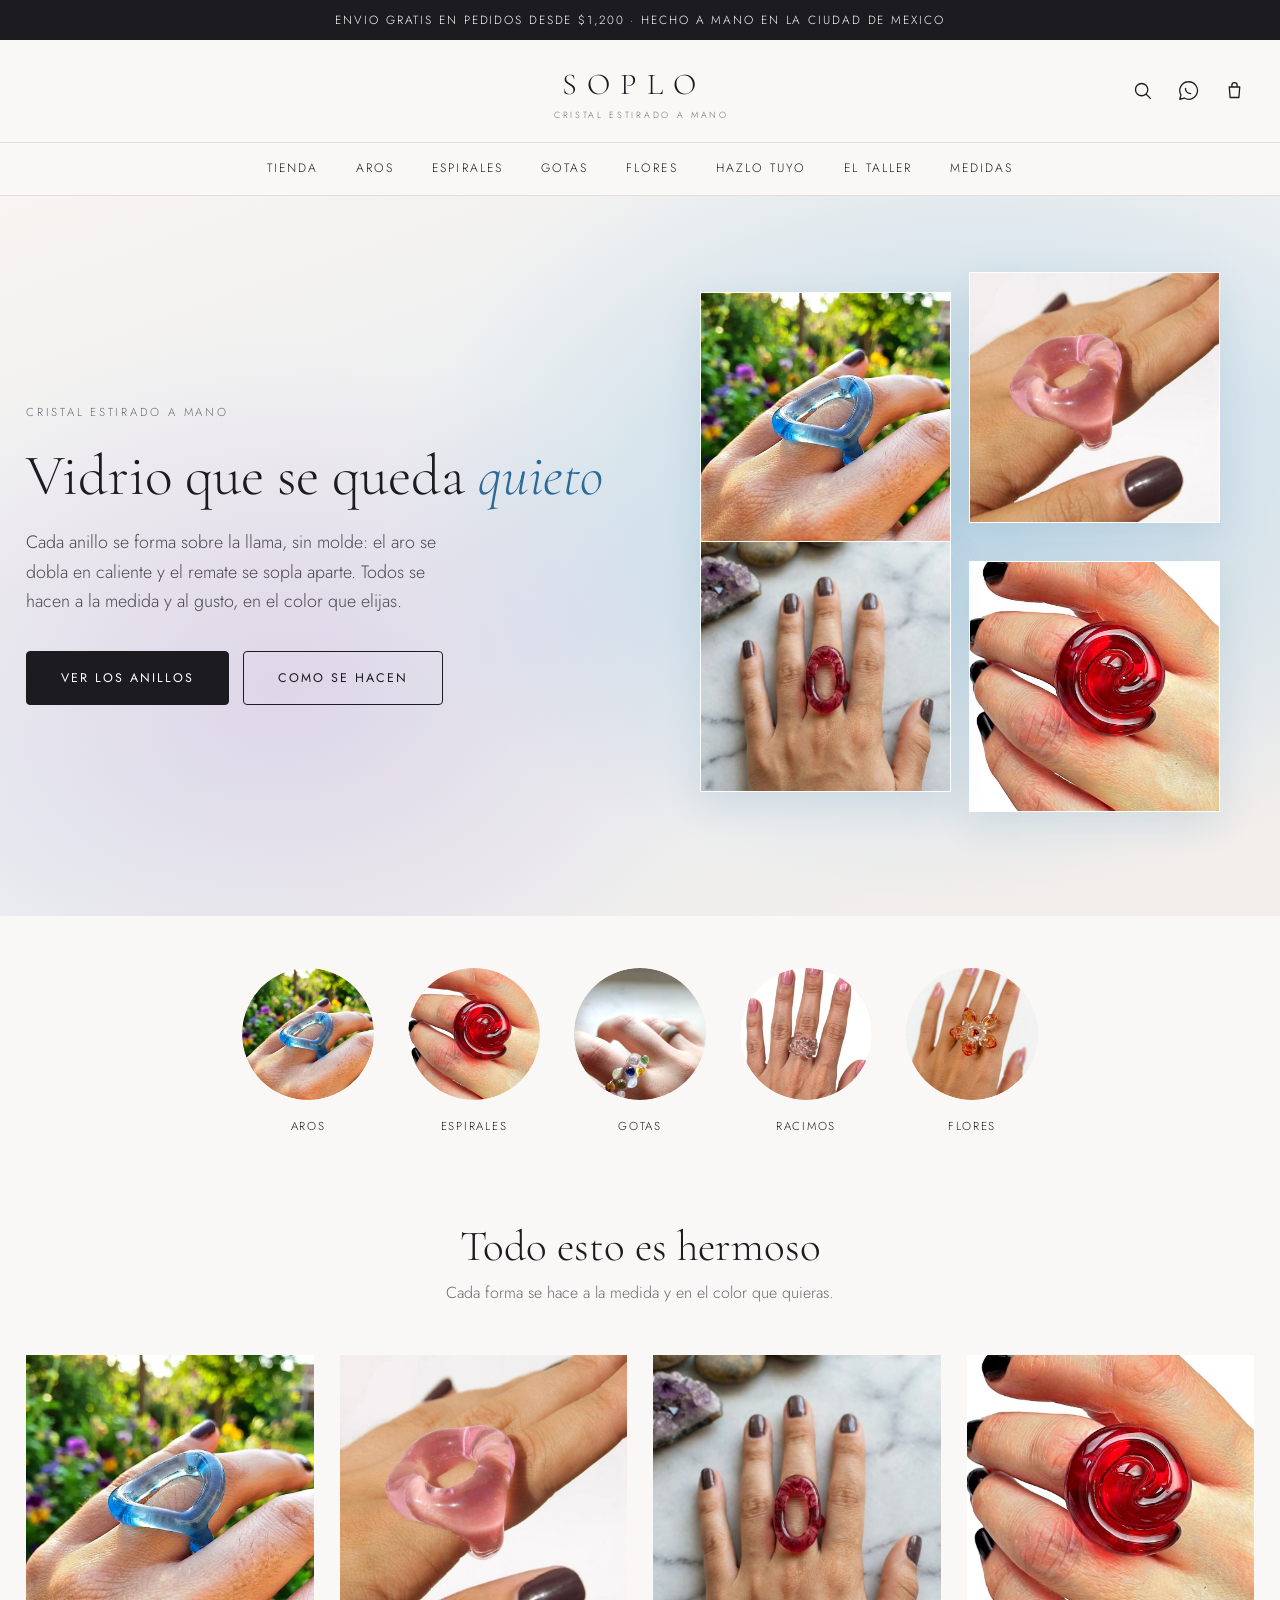
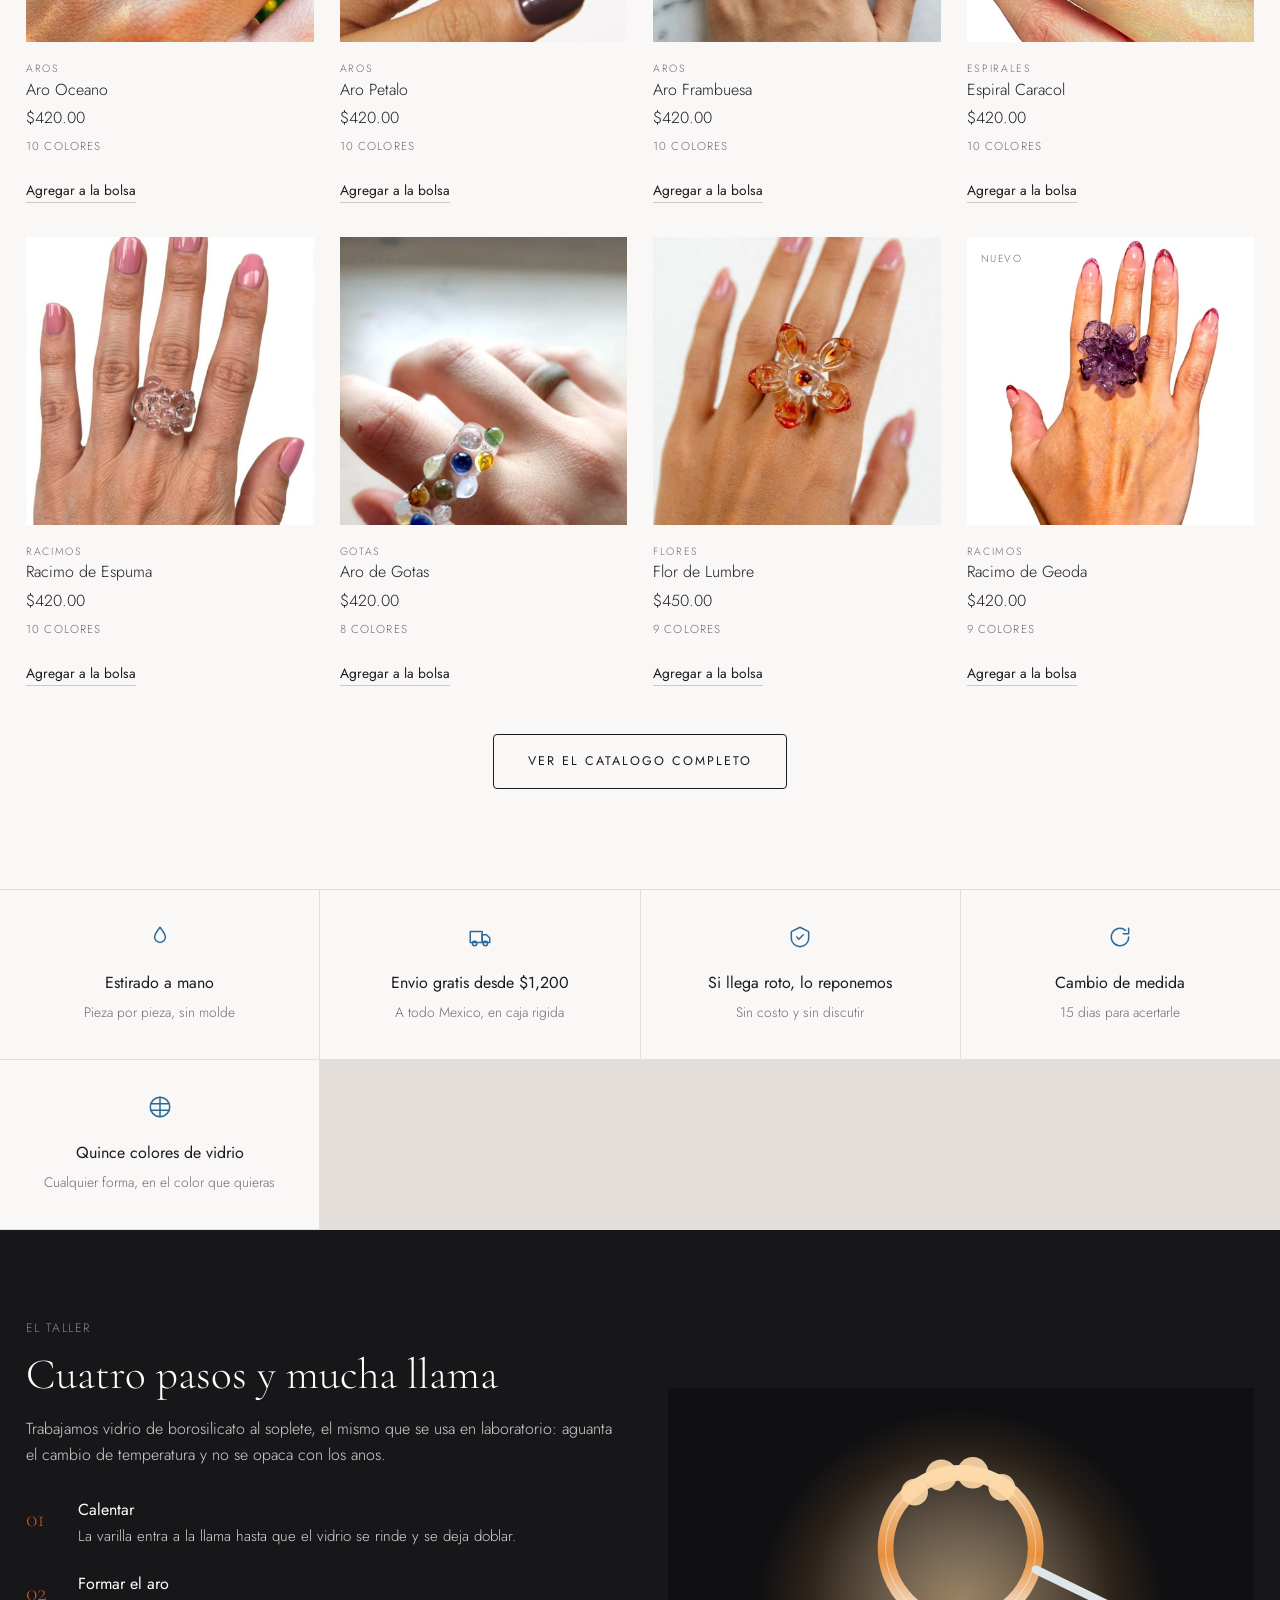
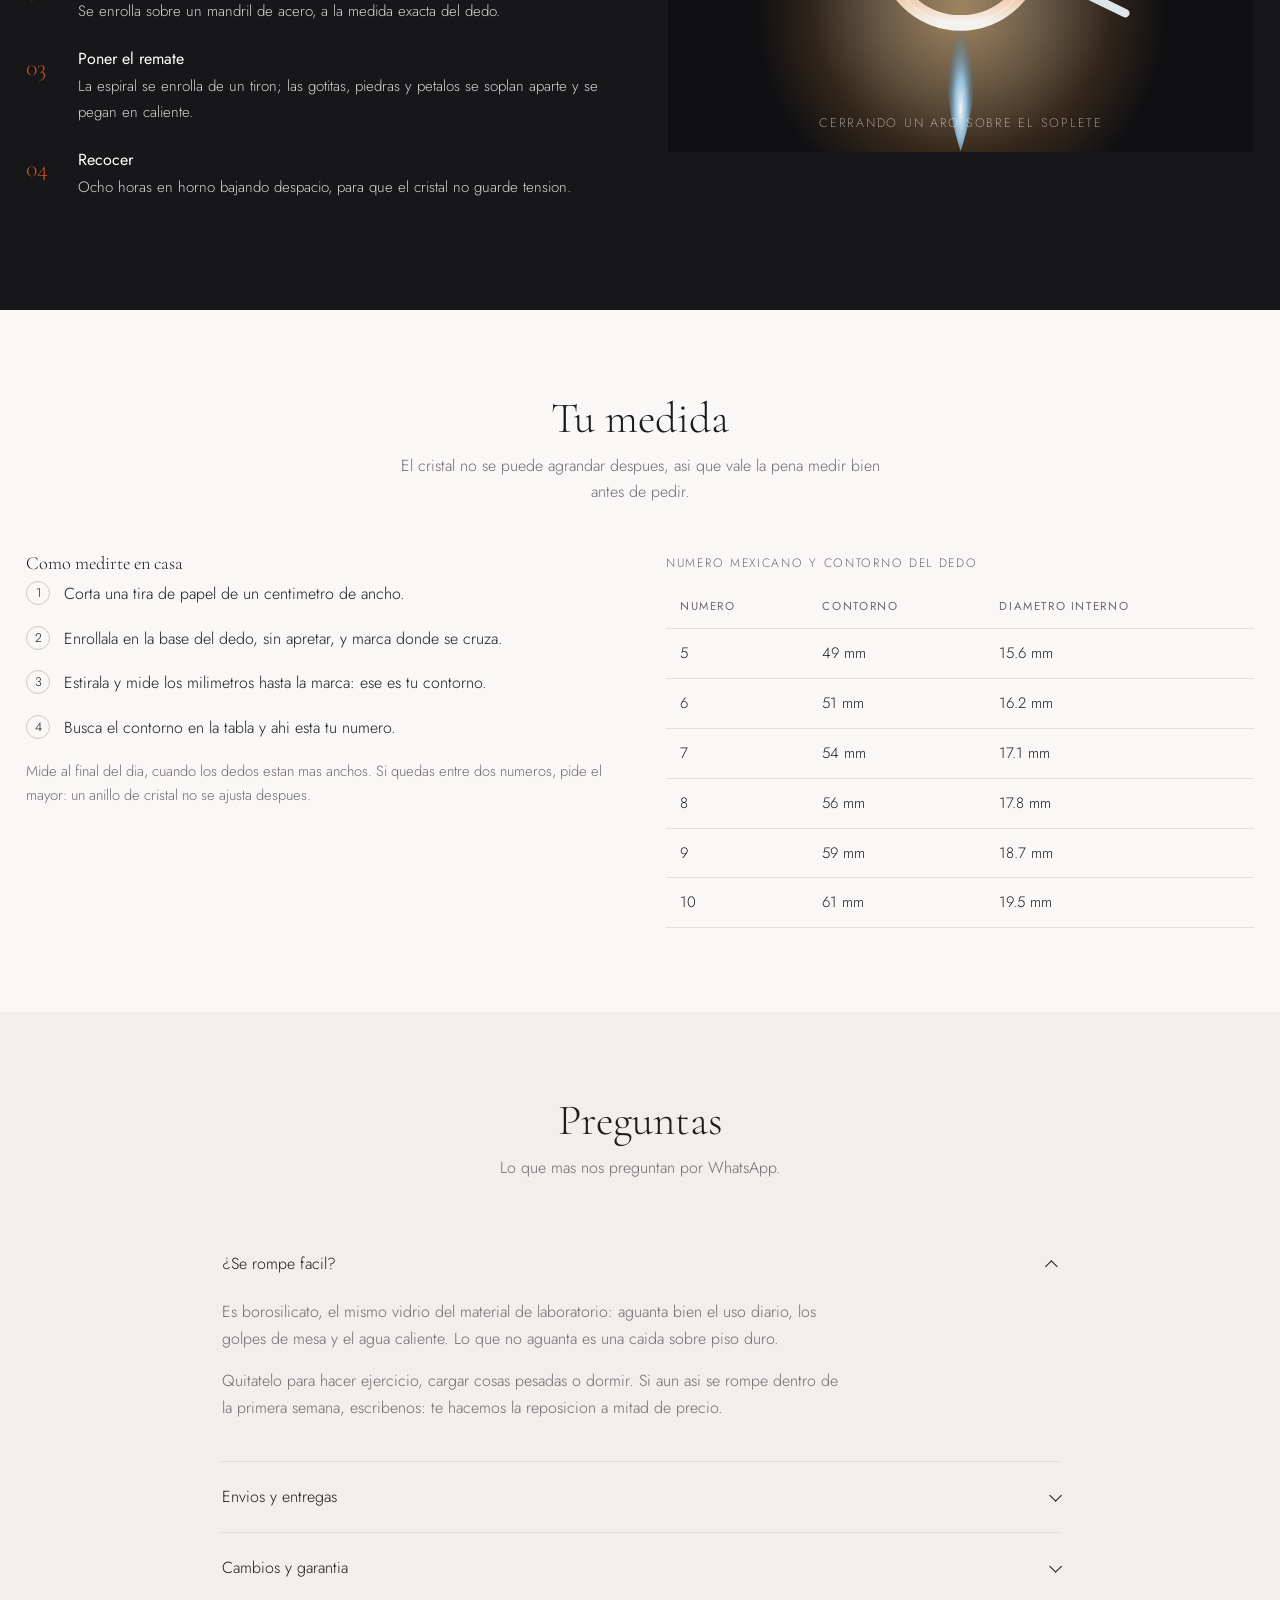
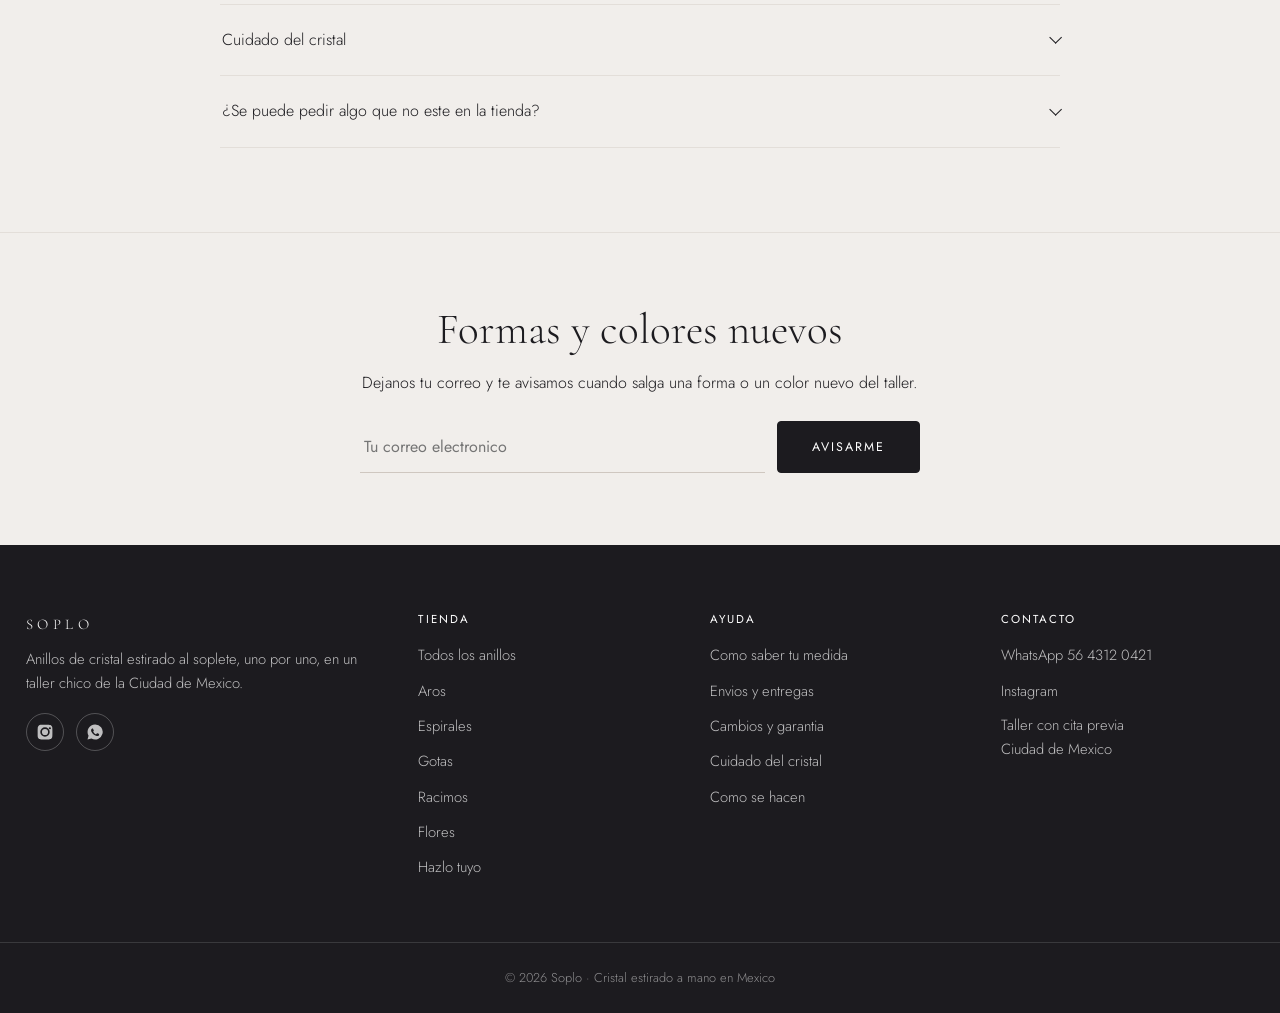
<file: index.html>
<!DOCTYPE html>
<html lang="es">
<head>
<meta charset="utf-8">
<meta name="viewport" content="width=device-width, initial-scale=1">
<title>Soplo · Anillos de cristal estirado a mano</title>
<meta name="description" content="Anillos de cristal estirado al soplete, hechos a mano pieza por pieza en la Ciudad de Mexico. Aros, espirales, gotas, racimos y flores. Envio gratis desde $1,200.">
<!-- ===================================================================
     OJO: "cristaldesoplo.mx" es un dominio de ejemplo. Al publicar, reemplazalo
     por tu dominio real en canonical, og:url y las dos imagenes de
     abajo. Sin URL absoluta correcta, WhatsApp e Instagram no muestran
     la vista previa al compartir el enlace.
     =================================================================== -->
<link rel="icon" href="assets/favicon.svg" type="image/svg+xml">
<link rel="apple-touch-icon" href="assets/favicon.svg">
<meta name="theme-color" content="#faf8f6">
<link rel="canonical" href="https://cristaldesoplo.mx/">

<meta property="og:type" content="website">
<meta property="og:site_name" content="Soplo · Anillos de cristal">
<meta property="og:locale" content="es_MX">
<meta property="og:title" content="Soplo | Anillos de cristal">
<meta property="og:description" content="Cristal estirado a mano, sin molde. Aros, espirales, gotas, racimos y flores.">
<meta property="og:url" content="https://cristaldesoplo.mx/">
<meta property="og:image" content="https://cristaldesoplo.mx/assets/og.jpg">
<meta property="og:image:width" content="1200">
<meta property="og:image:height" content="630">
<meta property="og:image:alt" content="Anillos de cristal estirado a mano">

<meta name="twitter:card" content="summary_large_image">
<meta name="twitter:title" content="Soplo | Anillos de cristal">
<meta name="twitter:description" content="Cristal estirado a mano, sin molde. Aros, espirales, gotas, racimos y flores.">
<meta name="twitter:image" content="https://cristaldesoplo.mx/assets/og.jpg">

<script type="application/ld+json">
{
  "@context":"https://schema.org",
  "@type":"Store",
  "name":"Soplo · Anillos de cristal",
  "description":"Anillos de cristal estirado al soplete, hechos a mano pieza por pieza en la Ciudad de Mexico.",
  "url":"https://cristaldesoplo.mx/",
  "image":"https://cristaldesoplo.mx/assets/og.jpg",
  "telephone":"+525643120421",
  "priceRange":"$400 - $450 MXN",
  "currenciesAccepted":"MXN",
  "paymentAccepted":"Tarjeta, transferencia, efectivo",
  "address":{"@type":"PostalAddress","addressLocality":"Ciudad de Mexico","addressCountry":"MX"}
}
</script>

<link rel="preconnect" href="https://fonts.googleapis.com">
<link rel="preconnect" href="https://fonts.gstatic.com" crossorigin>
<link href="https://fonts.googleapis.com/css2?family=Cormorant+Garamond:ital,wght@0,300;0,400;1,300&family=Jost:wght@200;300;400&display=swap" rel="stylesheet">
<link rel="stylesheet" href="estilos.css">
</head>
<body>
<a class="saltar" href="#contenido">Saltar al contenido</a>

<!-- ============ CINTILLO ============ -->
<div class="cintillo">
  Envio gratis en pedidos desde $1,200 · Hecho a mano en la Ciudad de Mexico
</div>

<!-- ============ ENCABEZADO ============ -->
<header class="cabecera" id="cabecera">
  <div class="cabecera__fila">

    <button class="icono menu" id="btn-menu" aria-label="Abrir menu" aria-expanded="false">
      <svg viewBox="0 0 24 24" fill="none" stroke="currentColor" stroke-width="1.4" stroke-linecap="round">
        <path d="M3 6h18M3 12h18M3 18h18"/>
      </svg>
    </button>

    <a class="logo" href="index.html">SOPLO<small>Cristal estirado a mano</small></a>

    <div class="utilidades">
      <button class="icono" id="btn-buscar" aria-label="Buscar" aria-expanded="false">
        <svg viewBox="0 0 24 24" fill="none" stroke="currentColor" stroke-width="1.5" stroke-linecap="round">
          <circle cx="11" cy="11" r="7"/><path d="M16.5 16.5 21 21"/>
        </svg>
      </button>
      <a class="icono" href="https://wa.me/525643120421" target="_blank" rel="noopener" aria-label="Escribirnos por WhatsApp">
        <svg viewBox="0 0 24 24" fill="none" stroke="currentColor" stroke-width="1.5" stroke-linecap="round" stroke-linejoin="round">
          <path d="M12 2a10 10 0 0 0-8.6 15L2 22l5.2-1.4A10 10 0 1 0 12 2Z"/><path d="M8.5 9.5c0 3.5 2.5 6 6 6"/>
        </svg>
      </a>
      <button class="icono" id="btn-bolsa" aria-label="Tu bolsa">
        <svg viewBox="0 0 24 24" fill="none" stroke="currentColor" stroke-width="1.5" stroke-linejoin="round">
          <path d="M6 8h12l-1 12H7L6 8Z"/><path d="M9 8V6a3 3 0 0 1 6 0v2"/>
        </svg>
        <span class="contador" id="contador-bolsa">0</span>
      </button>
    </div>

  </div>

  <nav class="nav" id="nav" aria-label="Principal">
    <ul class="nav__lista">
        <li><a class="nav__enlace" href="tienda.html">Tienda</a></li>
        <li><a class="nav__enlace" href="tienda.html#aros">Aros</a></li>
        <li><a class="nav__enlace" href="tienda.html#espirales">Espirales</a></li>
        <li><a class="nav__enlace" href="tienda.html#gotas">Gotas</a></li>
        <li><a class="nav__enlace" href="tienda.html#flores">Flores</a></li>
        <li><a class="nav__enlace" href="hazlo-tuyo.html">Hazlo tuyo</a></li>
        <li><a class="nav__enlace" href="index.html#taller">El taller</a></li>
        <li><a class="nav__enlace" href="index.html#medidas">Medidas</a></li>
    </ul>
  </nav>

  <div class="buscador" id="caja-buscar">
    <form>
      <input type="search" placeholder="Busca por nombre o familia" aria-label="Buscar anillos">
      <button class="boton" type="submit">Buscar</button>
    </form>
    <div class="resultados" id="resultados" aria-live="polite"></div>
  </div>
</header>
<span id="contenido" tabindex="-1"></span>
<noscript>
  <p class="aviso-js">
    Tu navegador tiene JavaScript desactivado, asi que el catalogo no puede mostrarse.
    Actívalo para ver las piezas y los precios, o escribenos por WhatsApp al
    <a href="https://wa.me/525643120421">56 4312 0421</a> y te mandamos las fotos.
  </p>
</noscript>


<main>

<section class="portada">
  <div class="portada__interior">
    <div>
      <span class="portada__sello">Cristal estirado a mano</span>
      <h1>Vidrio que se queda <em>quieto</em></h1>
      <p class="portada__texto">
        Cada anillo se forma sobre la llama, sin molde: el aro se dobla en
        caliente y el remate se sopla aparte. Todos se hacen a la medida y al
        gusto, en el color que elijas.
      </p>
      <div class="portada__acciones">
        <a class="boton" href="tienda.html">Ver los anillos</a>
        <a class="boton boton--linea" href="#taller">Como se hacen</a>
      </div>
    </div>

    <div class="portada__vitrina" aria-hidden="true">
      <div class="vitrina__hueco" data-vitrina="1"></div>
      <div class="vitrina__hueco" data-vitrina="1"></div>
      <div class="vitrina__hueco" data-vitrina="1"></div>
      <div class="vitrina__hueco" data-vitrina="1"></div>
    </div>
  </div>
</section>

<nav class="familias" aria-label="Familias de anillos">
  <a class="familia" href="tienda.html#aros">
    <span class="familia__disco" data-muestra="aros"></span>
    <span>Aros</span>
  </a>
  <a class="familia" href="tienda.html#espirales">
    <span class="familia__disco" data-muestra="espirales"></span>
    <span>Espirales</span>
  </a>
  <a class="familia" href="tienda.html#gotas">
    <span class="familia__disco" data-muestra="gotas"></span>
    <span>Gotas</span>
  </a>
  <a class="familia" href="tienda.html#racimos">
    <span class="familia__disco" data-muestra="racimos"></span>
    <span>Racimos</span>
  </a>
  <a class="familia" href="tienda.html#flores">
    <span class="familia__disco" data-muestra="flores"></span>
    <span>Flores</span>
  </a>
</nav>

<section class="seccion">
  <h2 class="titulo-seccion">Todo esto es hermoso</h2>
  <p class="entrada-seccion">Cada forma se hace a la medida y en el color que quieras.</p>
  <div class="rejilla" data-destacados data-limite="8" style="padding:0"></div>
  <p class="centrado" style="margin-top:48px">
    <a class="boton boton--linea" href="tienda.html">Ver el catalogo completo</a>
  </p>
</section>

<section class="promesas">
  <div class="promesa">
    <svg viewBox="0 0 24 24" fill="none" stroke="currentColor" stroke-width="1.4" stroke-linecap="round" stroke-linejoin="round"><path d="M12 3c3 4 5 6.5 5 9a5 5 0 0 1-10 0c0-2.5 2-5 5-9Z"/></svg>
    <b>Estirado a mano</b>
    <span>Pieza por pieza, sin molde</span>
  </div>
  <div class="promesa">
    <svg viewBox="0 0 24 24" fill="none" stroke="currentColor" stroke-width="1.4" stroke-linecap="round" stroke-linejoin="round"><path d="M3 7h11v10H3z"/><path d="M14 10h4l3 3v4h-7z"/><circle cx="7" cy="18" r="2"/><circle cx="17" cy="18" r="2"/></svg>
    <b>Envio gratis desde $1,200</b>
    <span>A todo Mexico, en caja rigida</span>
  </div>
  <div class="promesa">
    <svg viewBox="0 0 24 24" fill="none" stroke="currentColor" stroke-width="1.4" stroke-linecap="round" stroke-linejoin="round"><path d="M12 3 4 7v6c0 4.4 3.4 7.4 8 8 4.6-.6 8-3.6 8-8V7Z"/><path d="m9 12 2 2 4-4"/></svg>
    <b>Si llega roto, lo reponemos</b>
    <span>Sin costo y sin discutir</span>
  </div>
  <div class="promesa">
    <svg viewBox="0 0 24 24" fill="none" stroke="currentColor" stroke-width="1.4" stroke-linecap="round" stroke-linejoin="round"><path d="M20 12a8 8 0 1 1-3-6.2"/><path d="M20 4v5h-5"/></svg>
    <b>Cambio de medida</b>
    <span>15 dias para acertarle</span>
  </div>
  <div class="promesa">
    <svg viewBox="0 0 24 24" fill="none" stroke="currentColor" stroke-width="1.4" stroke-linecap="round" stroke-linejoin="round"><circle cx="12" cy="12" r="9"/><path d="M12 3v18"/><path d="M3.5 9h17"/><path d="M3.5 15h17"/></svg>
    <b>Quince colores de vidrio</b>
    <span>Cualquier forma, en el color que quieras</span>
  </div>
</section>

<section class="taller" id="taller">
  <div class="taller__interior">
    <div>
      <p class="migas" style="color:rgba(255,255,255,.5)">El taller</p>
      <h2>Cuatro pasos y mucha llama</h2>
      <p>
        Trabajamos vidrio de borosilicato al soplete, el mismo que se usa en
        laboratorio: aguanta el cambio de temperatura y no se opaca con los anos.
      </p>
      <ol class="taller__pasos">
        <li><b>Calentar</b><span>La varilla entra a la llama hasta que el vidrio se rinde y se deja doblar.</span></li>
        <li><b>Formar el aro</b><span>Se enrolla sobre un mandril de acero, a la medida exacta del dedo.</span></li>
        <li><b>Poner el remate</b><span>La espiral se enrolla de un tiron; las gotitas, piedras y petalos se soplan aparte y se pegan en caliente.</span></li>
        <li><b>Recocer</b><span>Ocho horas en horno bajando despacio, para que el cristal no guarde tension.</span></li>
      </ol>
    </div>

    <figure class="taller__llama" style="margin:0">
      <svg viewBox="0 0 300 300" role="img" aria-label="Anillo de cristal en la llama del soplete">
        <defs>
          <radialGradient id="llama" cx="50%" cy="72%" r="55%">
            <stop offset="0%" stop-color="#ffffff" stop-opacity=".95"/>
            <stop offset="38%" stop-color="#9fd8ff" stop-opacity=".8"/>
            <stop offset="100%" stop-color="#2c6b98" stop-opacity="0"/>
          </radialGradient>
          <linearGradient id="aro-taller" x1="0" y1="0" x2="0" y2="1">
            <stop offset="0%" stop-color="#ffe6bd" stop-opacity=".95"/>
            <stop offset="55%" stop-color="#ff9a3c" stop-opacity=".85"/>
            <stop offset="100%" stop-color="#ffffff" stop-opacity=".9"/>
          </linearGradient>
        </defs>
        <path d="M150 300 C132 244 138 214 150 176 C162 214 168 244 150 300 Z" fill="url(#llama)"/>
        <circle cx="150" cy="132" r="62" fill="none" stroke="url(#aro-taller)" stroke-width="13"/>
        <circle cx="150" cy="132" r="62" fill="none" stroke="#ffffff" stroke-opacity=".35" stroke-width="1"/>
        <g fill="#ffd9a8" opacity=".9">
          <circle cx="112" cy="86" r="11"/><circle cx="134" cy="72" r="13"/>
          <circle cx="160" cy="70" r="13"/><circle cx="184" cy="82" r="11"/>
        </g>
        <path d="M212 150 L286 186" stroke="#dfe6ea" stroke-width="7" stroke-linecap="round"/>
      </svg>
      <figcaption>Cerrando un aro sobre el soplete</figcaption>
    </figure>
  </div>
</section>

<section class="seccion" id="medidas">
  <h2 class="titulo-seccion">Tu medida</h2>
  <p class="entrada-seccion">El cristal no se puede agrandar despues, asi que vale la pena medir bien antes de pedir.</p>

  <div class="medidas-guia">
    <div>
      <h3>Como medirte en casa</h3>
      <ol class="pasos-medida">
        <li>Corta una tira de papel de un centimetro de ancho.</li>
        <li>Enrollala en la base del dedo, sin apretar, y marca donde se cruza.</li>
        <li>Estirala y mide los milimetros hasta la marca: ese es tu contorno.</li>
        <li>Busca el contorno en la tabla y ahi esta tu numero.</li>
      </ol>
      <p style="color:var(--tinta-suave);font-size:.92rem">
        Mide al final del dia, cuando los dedos estan mas anchos. Si quedas
        entre dos numeros, pide el mayor: un anillo de cristal no se ajusta
        despues.
      </p>
    </div>

    <div>
      <table class="tabla">
        <caption class="migas" style="text-align:left;padding-bottom:12px">Numero mexicano y contorno del dedo</caption>
        <tr><th>Numero</th><th>Contorno</th><th>Diametro interno</th></tr>
        <tr><td>5</td><td>49 mm</td><td>15.6 mm</td></tr>
        <tr><td>6</td><td>51 mm</td><td>16.2 mm</td></tr>
        <tr><td>7</td><td>54 mm</td><td>17.1 mm</td></tr>
        <tr><td>8</td><td>56 mm</td><td>17.8 mm</td></tr>
        <tr><td>9</td><td>59 mm</td><td>18.7 mm</td></tr>
        <tr><td>10</td><td>61 mm</td><td>19.5 mm</td></tr>
      </table>
    </div>
  </div>
</section>

<section class="seccion franja" id="preguntas">
  <h2 class="titulo-seccion">Preguntas</h2>
  <p class="entrada-seccion">Lo que mas nos preguntan por WhatsApp.</p>

  <div class="desplegables" style="max-width:840px;margin:0 auto">

    <details open>
      <summary>¿Se rompe facil?</summary>
      <div class="desplegables__cuerpo">
        <p>Es borosilicato, el mismo vidrio del material de laboratorio: aguanta
           bien el uso diario, los golpes de mesa y el agua caliente. Lo que no
           aguanta es una caida sobre piso duro.</p>
        <p>Quitatelo para hacer ejercicio, cargar cosas pesadas o dormir. Si aun
           asi se rompe dentro de la primera semana, escribenos: te hacemos la
           reposicion a mitad de precio.</p>
      </div>
    </details>

    <details>
      <summary>Envios y entregas</summary>
      <div class="desplegables__cuerpo">
        <p>Cada pieza sale del taller en 2 a 4 dias habiles, empacada en caja
           rigida con espuma. Enviamos a toda la republica por paqueteria con guia
           rastreable.</p>
        <p>Envio gratis en pedidos desde $1,200. Abajo de eso, el costo depende del
           codigo postal y te lo decimos por WhatsApp antes de que pagues.</p>
      </div>
    </details>

    <details>
      <summary>Cambios y garantia</summary>
      <div class="desplegables__cuerpo">
        <p>Tienes 15 dias naturales para cambiar la medida, siempre que el anillo
           venga sin rayones ni golpes. El cambio de medida no tiene costo; solo
           se cobra el envio de regreso.</p>
        <p>Si la pieza llega rota del envio, mandanos una foto del paquete y la
           reponemos sin costo.</p>
      </div>
    </details>

    <details>
      <summary>Cuidado del cristal</summary>
      <div class="desplegables__cuerpo">
        <p>Se limpia con agua tibia y jabon neutro, secando con un trapo suave.
           No uses limpiadores con cloro ni lo metas al ultrasonido de joyeria.</p>
        <p>El cristal no se oxida ni se opaca, asi que no hay que pulirlo: con
           enjuagarlo de vez en cuando vuelve a verse como el primer dia.</p>
      </div>
    </details>

    <details>
      <summary>¿Se puede pedir algo que no este en la tienda?</summary>
      <div class="desplegables__cuerpo">
        <p>Todos los anillos se hacen a la medida y en el color que elijas, asi
           que eso ya esta cubierto. Si ademas quieres cambiar el tamano del
           remate o hacer un par a juego, tambien se puede: se cotiza aparte.</p>
        <p>Escribenos por WhatsApp con la idea y te decimos si se puede hacer en
           vidrio antes de cobrarte nada.</p>
      </div>
    </details>

  </div>
</section>

</main>

<!-- ============ BOLETIN ============ -->
<section class="boletin">
  <div class="boletin__caja">
    <h2>Formas y colores nuevos</h2>
    <p>Dejanos tu correo y te avisamos cuando salga una forma o un color nuevo del taller.</p>
    <form data-boletin>
      <input type="email" placeholder="Tu correo electronico" aria-label="Tu correo electronico" required>
      <button class="boton" type="submit">Avisarme</button>
    </form>
  </div>
</section>

<!-- ============ PIE ============ -->
<footer class="pie">
  <div class="pie__columnas">

    <div>
      <p class="pie__marca">SOPLO</p>
      <p>Anillos de cristal estirado al soplete, uno por uno, en un taller
         chico de la Ciudad de Mexico.</p>
      <div class="redes">
        <a href="https://www.instagram.com/" target="_blank" rel="noopener" aria-label="Instagram">
          <svg viewBox="0 0 24 24"><path d="M12 2.2c3.2 0 3.6 0 4.9.07 1.2.06 1.8.25 2.2.42.6.22 1 .48 1.4.9.4.4.7.8.9 1.4.2.4.4 1 .4 2.2.1 1.3.1 1.7.1 4.9s0 3.6-.1 4.9c0 1.2-.2 1.8-.4 2.2-.2.6-.5 1-.9 1.4-.4.4-.8.7-1.4.9-.4.2-1 .4-2.2.4-1.3.1-1.7.1-4.9.1s-3.6 0-4.9-.1c-1.2 0-1.8-.2-2.2-.4-.6-.2-1-.5-1.4-.9-.4-.4-.7-.8-.9-1.4-.2-.4-.4-1-.4-2.2C2.2 15.6 2.2 15.2 2.2 12s0-3.6.1-4.9c0-1.2.2-1.8.4-2.2.2-.6.5-1 .9-1.4.4-.4.8-.7 1.4-.9.4-.2 1-.4 2.2-.4C8.4 2.2 8.8 2.2 12 2.2Zm0 3.5A6.3 6.3 0 1 0 18.3 12 6.3 6.3 0 0 0 12 5.7Zm0 10.4A4.1 4.1 0 1 1 16.1 12 4.1 4.1 0 0 1 12 16.1Zm6.5-10.6a1.47 1.47 0 1 0 1.47 1.47A1.47 1.47 0 0 0 18.5 5.5Z"/></svg>
        </a>
        <a href="https://wa.me/525643120421" target="_blank" rel="noopener" aria-label="WhatsApp">
          <svg viewBox="0 0 24 24"><path d="M12 2a10 10 0 0 0-8.6 15L2 22l5.2-1.4A10 10 0 1 0 12 2Zm5.6 14.1c-.24.66-1.4 1.3-1.9 1.34-.5.05-.96.24-3.24-.68-2.73-1.1-4.44-3.9-4.57-4.08-.13-.18-1.08-1.44-1.08-2.75 0-1.3.68-1.95.93-2.22.24-.26.53-.33.7-.33h.5c.16 0 .38-.06.6.46.22.53.75 1.84.82 1.97.07.13.11.29.02.47-.09.18-.13.29-.26.44l-.4.46c-.13.13-.27.28-.11.55.15.26.68 1.12 1.46 1.82 1 .89 1.85 1.17 2.11 1.3.26.14.42.12.57-.07.16-.18.66-.77.84-1.03.17-.27.35-.22.58-.13.24.09 1.53.72 1.79.85.26.13.43.2.5.31.06.11.06.63-.18 1.29Z"/></svg>
        </a>
      </div>
    </div>

    <div>
      <h3>Tienda</h3>
      <ul>
        <li><a href="tienda.html">Todos los anillos</a></li>
        <li><a href="tienda.html#aros">Aros</a></li>
        <li><a href="tienda.html#espirales">Espirales</a></li>
        <li><a href="tienda.html#gotas">Gotas</a></li>
        <li><a href="tienda.html#racimos">Racimos</a></li>
        <li><a href="tienda.html#flores">Flores</a></li>
        <li><a href="hazlo-tuyo.html">Hazlo tuyo</a></li>
      </ul>
    </div>

    <div>
      <h3>Ayuda</h3>
      <ul>
        <li><a href="index.html#medidas">Como saber tu medida</a></li>
        <li><a href="index.html#preguntas">Envios y entregas</a></li>
        <li><a href="index.html#preguntas">Cambios y garantia</a></li>
        <li><a href="index.html#preguntas">Cuidado del cristal</a></li>
        <li><a href="index.html#taller">Como se hacen</a></li>
      </ul>
    </div>

    <div>
      <h3>Contacto</h3>
      <ul>
        <li><a href="https://wa.me/525643120421" target="_blank" rel="noopener">WhatsApp 56 4312 0421</a></li>
        <li><a href="https://www.instagram.com/" target="_blank" rel="noopener">Instagram</a></li>
        <li><p>Taller con cita previa<br>Ciudad de Mexico</p></li>
      </ul>
    </div>

  </div>
  <div class="pie__legal">© 2026 Soplo · Cristal estirado a mano en Mexico</div>
</footer>

<!-- ============ BOLSA ============ -->
<div class="bolsa-fondo" id="bolsa-fondo"></div>

<aside class="bolsa" id="bolsa" role="dialog" aria-modal="true" aria-hidden="true" aria-label="Tu bolsa">
  <div class="bolsa__cabeza">
    <h2>Tu bolsa</h2>
    <button class="bolsa__cerrar" id="bolsa-cerrar" type="button" aria-label="Cerrar bolsa">&times;</button>
  </div>

  <div class="bolsa__lista" id="bolsa-lista"></div>

  <div class="bolsa__pie">
    <p class="bolsa__total"><span>Total</span><b id="bolsa-total">$0.00</b></p>
    <p class="bolsa__envio" id="bolsa-envio"></p>
    <a class="boton" id="bolsa-whatsapp" href="#" target="_blank" rel="noopener">Cerrar pedido por WhatsApp</a>
    <button class="boton boton--linea" id="bolsa-vaciar" type="button">Vaciar bolsa</button>
    <p class="bolsa__nota">Te contestamos para confirmar medida, envio y forma de pago.</p>
  </div>
</aside>

<script src="guion.js"></script>
</body>
</html>
</file>
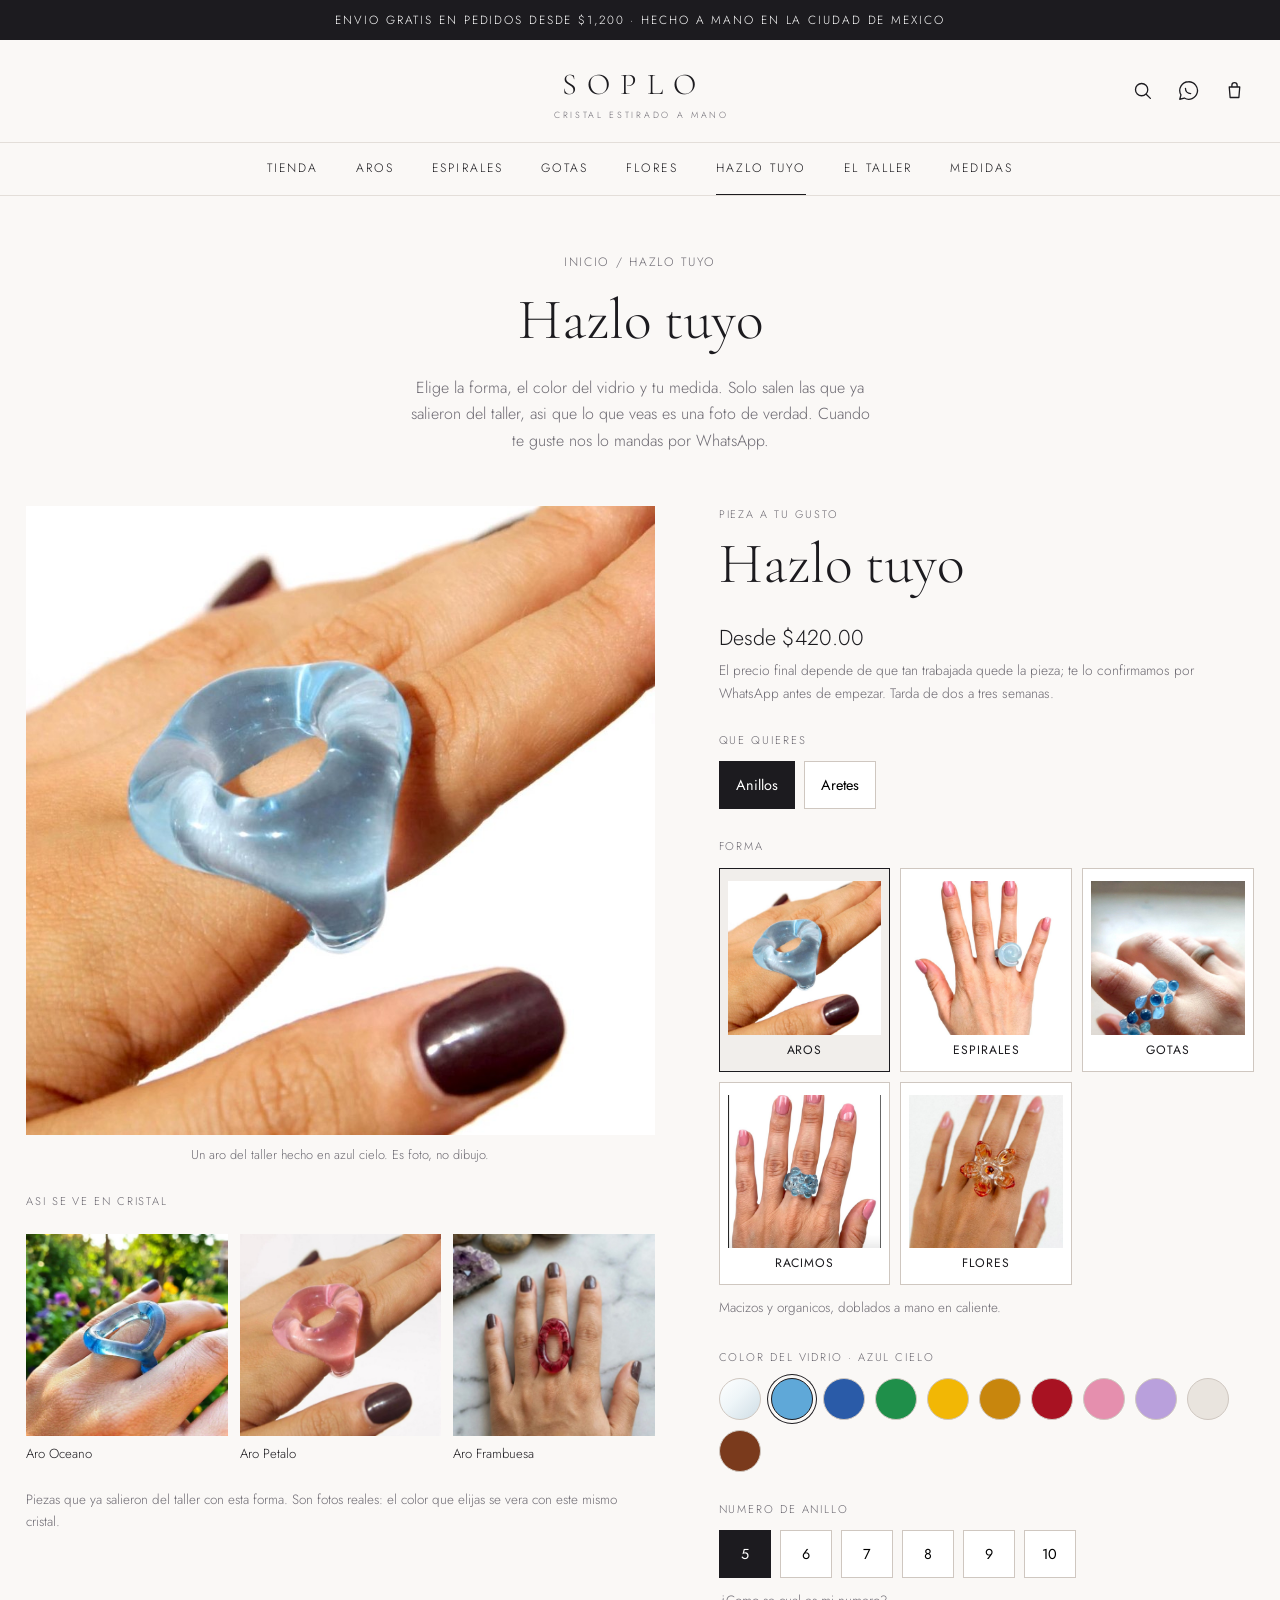
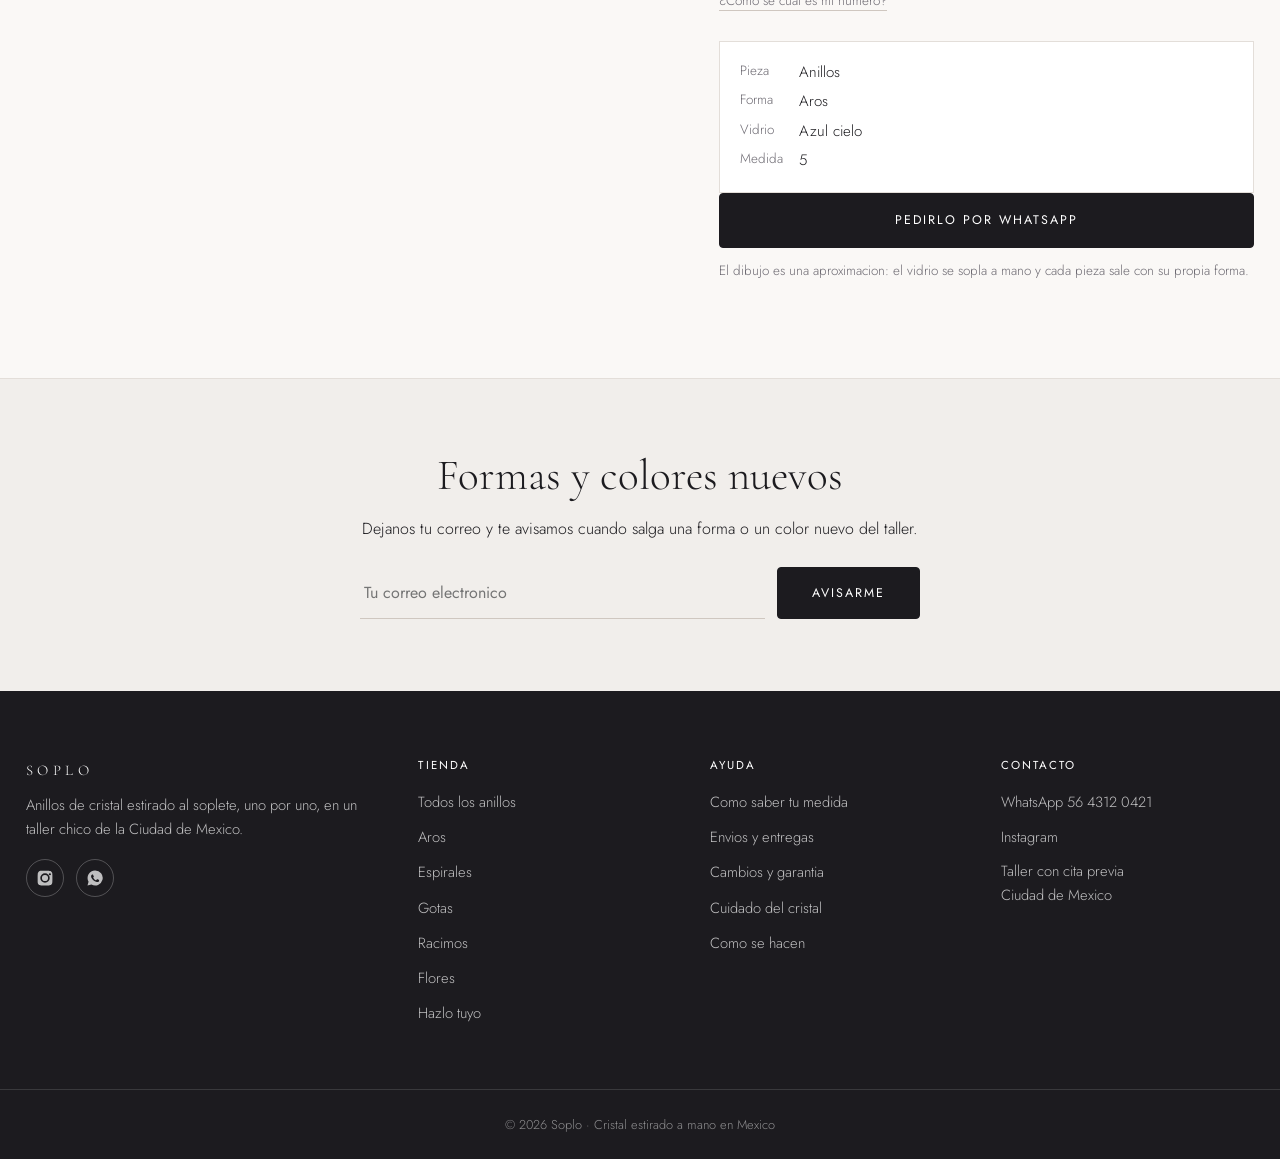
<file: hazlo-tuyo.html>
<!DOCTYPE html>
<html lang="es">
<head>
<meta charset="utf-8">
<meta name="viewport" content="width=device-width, initial-scale=1">
<title>Hazlo tuyo · Soplo</title>
<meta name="description" content="Arma tu anillo de cristal estirado a mano: forma, color y medida. Todo se hace a la medida y al gusto, envio a todo Mexico.">
<!-- ===================================================================
     OJO: "cristaldesoplo.mx" es un dominio de ejemplo. Al publicar, reemplazalo
     por tu dominio real en canonical, og:url y las dos imagenes de
     abajo. Sin URL absoluta correcta, WhatsApp e Instagram no muestran
     la vista previa al compartir el enlace.
     =================================================================== -->
<link rel="icon" href="assets/favicon.svg" type="image/svg+xml">
<link rel="apple-touch-icon" href="assets/favicon.svg">
<meta name="theme-color" content="#faf8f6">
<link rel="canonical" href="https://cristaldesoplo.mx/hazlo-tuyo.html">

<meta property="og:type" content="website">
<meta property="og:site_name" content="Soplo · Anillos de cristal">
<meta property="og:locale" content="es_MX">
<meta property="og:title" content="Hazlo tuyo | Soplo">
<meta property="og:description" content="Elige forma, color y medida, mira como queda y pidelo por WhatsApp.">
<meta property="og:url" content="https://cristaldesoplo.mx/hazlo-tuyo.html">
<meta property="og:image" content="https://cristaldesoplo.mx/assets/og.jpg">
<meta property="og:image:width" content="1200">
<meta property="og:image:height" content="630">
<meta property="og:image:alt" content="Anillos de cristal estirado a mano">

<meta name="twitter:card" content="summary_large_image">
<meta name="twitter:title" content="Hazlo tuyo | Soplo">
<meta name="twitter:description" content="Elige forma, color y medida, mira como queda y pidelo por WhatsApp.">
<meta name="twitter:image" content="https://cristaldesoplo.mx/assets/og.jpg">

<link rel="preconnect" href="https://fonts.googleapis.com">
<link rel="preconnect" href="https://fonts.gstatic.com" crossorigin>
<link href="https://fonts.googleapis.com/css2?family=Cormorant+Garamond:ital,wght@0,300;0,400;1,300&family=Jost:wght@200;300;400&display=swap" rel="stylesheet">
<link rel="stylesheet" href="estilos.css">
</head>
<body>
<a class="saltar" href="#contenido">Saltar al contenido</a>

<!-- ============ CINTILLO ============ -->
<div class="cintillo">
  Envio gratis en pedidos desde $1,200 · Hecho a mano en la Ciudad de Mexico
</div>

<!-- ============ ENCABEZADO ============ -->
<header class="cabecera" id="cabecera">
  <div class="cabecera__fila">

    <button class="icono menu" id="btn-menu" aria-label="Abrir menu" aria-expanded="false">
      <svg viewBox="0 0 24 24" fill="none" stroke="currentColor" stroke-width="1.4" stroke-linecap="round">
        <path d="M3 6h18M3 12h18M3 18h18"/>
      </svg>
    </button>

    <a class="logo" href="index.html">SOPLO<small>Cristal estirado a mano</small></a>

    <div class="utilidades">
      <button class="icono" id="btn-buscar" aria-label="Buscar" aria-expanded="false">
        <svg viewBox="0 0 24 24" fill="none" stroke="currentColor" stroke-width="1.5" stroke-linecap="round">
          <circle cx="11" cy="11" r="7"/><path d="M16.5 16.5 21 21"/>
        </svg>
      </button>
      <a class="icono" href="https://wa.me/525643120421" target="_blank" rel="noopener" aria-label="Escribirnos por WhatsApp">
        <svg viewBox="0 0 24 24" fill="none" stroke="currentColor" stroke-width="1.5" stroke-linecap="round" stroke-linejoin="round">
          <path d="M12 2a10 10 0 0 0-8.6 15L2 22l5.2-1.4A10 10 0 1 0 12 2Z"/><path d="M8.5 9.5c0 3.5 2.5 6 6 6"/>
        </svg>
      </a>
      <button class="icono" id="btn-bolsa" aria-label="Tu bolsa">
        <svg viewBox="0 0 24 24" fill="none" stroke="currentColor" stroke-width="1.5" stroke-linejoin="round">
          <path d="M6 8h12l-1 12H7L6 8Z"/><path d="M9 8V6a3 3 0 0 1 6 0v2"/>
        </svg>
        <span class="contador" id="contador-bolsa">0</span>
      </button>
    </div>

  </div>

  <nav class="nav" id="nav" aria-label="Principal">
    <ul class="nav__lista">
        <li><a class="nav__enlace" href="tienda.html">Tienda</a></li>
        <li><a class="nav__enlace" href="tienda.html#aros">Aros</a></li>
        <li><a class="nav__enlace" href="tienda.html#espirales">Espirales</a></li>
        <li><a class="nav__enlace" href="tienda.html#gotas">Gotas</a></li>
        <li><a class="nav__enlace" href="tienda.html#flores">Flores</a></li>
        <li><a class="nav__enlace activo" href="hazlo-tuyo.html">Hazlo tuyo</a></li>
        <li><a class="nav__enlace" href="index.html#taller">El taller</a></li>
        <li><a class="nav__enlace" href="index.html#medidas">Medidas</a></li>
    </ul>
  </nav>

  <div class="buscador" id="caja-buscar">
    <form>
      <input type="search" placeholder="Busca por nombre o familia" aria-label="Buscar anillos">
      <button class="boton" type="submit">Buscar</button>
    </form>
    <div class="resultados" id="resultados" aria-live="polite"></div>
  </div>
</header>
<span id="contenido" tabindex="-1"></span>
<noscript>
  <p class="aviso-js">
    Tu navegador tiene JavaScript desactivado, asi que el catalogo no puede mostrarse.
    Actívalo para ver las piezas y los precios, o escribenos por WhatsApp al
    <a href="https://wa.me/525643120421">56 4312 0421</a> y te mandamos las fotos.
  </p>
</noscript>

<div class="encabezado-cat">
  <p class="migas"><a href="index.html">Inicio</a> / Hazlo tuyo</p>
  <h1>Hazlo tuyo</h1>
  <p>Elige la forma, el color del vidrio y tu medida. Solo salen las que ya
     salieron del taller, asi que lo que veas es una foto de verdad. Cuando te
     guste nos lo mandas por WhatsApp.</p>
</div>

<main class="ficha" id="disenador">
  <div id="disenador-vista"></div>
  <div class="ficha__datos" id="disenador-opciones"></div>
</main>

<!-- ============ BOLETIN ============ -->
<section class="boletin">
  <div class="boletin__caja">
    <h2>Formas y colores nuevos</h2>
    <p>Dejanos tu correo y te avisamos cuando salga una forma o un color nuevo del taller.</p>
    <form data-boletin>
      <input type="email" placeholder="Tu correo electronico" aria-label="Tu correo electronico" required>
      <button class="boton" type="submit">Avisarme</button>
    </form>
  </div>
</section>

<!-- ============ PIE ============ -->
<footer class="pie">
  <div class="pie__columnas">

    <div>
      <p class="pie__marca">SOPLO</p>
      <p>Anillos de cristal estirado al soplete, uno por uno, en un taller
         chico de la Ciudad de Mexico.</p>
      <div class="redes">
        <a href="https://www.instagram.com/" target="_blank" rel="noopener" aria-label="Instagram">
          <svg viewBox="0 0 24 24"><path d="M12 2.2c3.2 0 3.6 0 4.9.07 1.2.06 1.8.25 2.2.42.6.22 1 .48 1.4.9.4.4.7.8.9 1.4.2.4.4 1 .4 2.2.1 1.3.1 1.7.1 4.9s0 3.6-.1 4.9c0 1.2-.2 1.8-.4 2.2-.2.6-.5 1-.9 1.4-.4.4-.8.7-1.4.9-.4.2-1 .4-2.2.4-1.3.1-1.7.1-4.9.1s-3.6 0-4.9-.1c-1.2 0-1.8-.2-2.2-.4-.6-.2-1-.5-1.4-.9-.4-.4-.7-.8-.9-1.4-.2-.4-.4-1-.4-2.2C2.2 15.6 2.2 15.2 2.2 12s0-3.6.1-4.9c0-1.2.2-1.8.4-2.2.2-.6.5-1 .9-1.4.4-.4.8-.7 1.4-.9.4-.2 1-.4 2.2-.4C8.4 2.2 8.8 2.2 12 2.2Zm0 3.5A6.3 6.3 0 1 0 18.3 12 6.3 6.3 0 0 0 12 5.7Zm0 10.4A4.1 4.1 0 1 1 16.1 12 4.1 4.1 0 0 1 12 16.1Zm6.5-10.6a1.47 1.47 0 1 0 1.47 1.47A1.47 1.47 0 0 0 18.5 5.5Z"/></svg>
        </a>
        <a href="https://wa.me/525643120421" target="_blank" rel="noopener" aria-label="WhatsApp">
          <svg viewBox="0 0 24 24"><path d="M12 2a10 10 0 0 0-8.6 15L2 22l5.2-1.4A10 10 0 1 0 12 2Zm5.6 14.1c-.24.66-1.4 1.3-1.9 1.34-.5.05-.96.24-3.24-.68-2.73-1.1-4.44-3.9-4.57-4.08-.13-.18-1.08-1.44-1.08-2.75 0-1.3.68-1.95.93-2.22.24-.26.53-.33.7-.33h.5c.16 0 .38-.06.6.46.22.53.75 1.84.82 1.97.07.13.11.29.02.47-.09.18-.13.29-.26.44l-.4.46c-.13.13-.27.28-.11.55.15.26.68 1.12 1.46 1.82 1 .89 1.85 1.17 2.11 1.3.26.14.42.12.57-.07.16-.18.66-.77.84-1.03.17-.27.35-.22.58-.13.24.09 1.53.72 1.79.85.26.13.43.2.5.31.06.11.06.63-.18 1.29Z"/></svg>
        </a>
      </div>
    </div>

    <div>
      <h3>Tienda</h3>
      <ul>
        <li><a href="tienda.html">Todos los anillos</a></li>
        <li><a href="tienda.html#aros">Aros</a></li>
        <li><a href="tienda.html#espirales">Espirales</a></li>
        <li><a href="tienda.html#gotas">Gotas</a></li>
        <li><a href="tienda.html#racimos">Racimos</a></li>
        <li><a href="tienda.html#flores">Flores</a></li>
        <li><a href="hazlo-tuyo.html">Hazlo tuyo</a></li>
      </ul>
    </div>

    <div>
      <h3>Ayuda</h3>
      <ul>
        <li><a href="index.html#medidas">Como saber tu medida</a></li>
        <li><a href="index.html#preguntas">Envios y entregas</a></li>
        <li><a href="index.html#preguntas">Cambios y garantia</a></li>
        <li><a href="index.html#preguntas">Cuidado del cristal</a></li>
        <li><a href="index.html#taller">Como se hacen</a></li>
      </ul>
    </div>

    <div>
      <h3>Contacto</h3>
      <ul>
        <li><a href="https://wa.me/525643120421" target="_blank" rel="noopener">WhatsApp 56 4312 0421</a></li>
        <li><a href="https://www.instagram.com/" target="_blank" rel="noopener">Instagram</a></li>
        <li><p>Taller con cita previa<br>Ciudad de Mexico</p></li>
      </ul>
    </div>

  </div>
  <div class="pie__legal">© 2026 Soplo · Cristal estirado a mano en Mexico</div>
</footer>

<!-- ============ BOLSA ============ -->
<div class="bolsa-fondo" id="bolsa-fondo"></div>

<aside class="bolsa" id="bolsa" role="dialog" aria-modal="true" aria-hidden="true" aria-label="Tu bolsa">
  <div class="bolsa__cabeza">
    <h2>Tu bolsa</h2>
    <button class="bolsa__cerrar" id="bolsa-cerrar" type="button" aria-label="Cerrar bolsa">&times;</button>
  </div>

  <div class="bolsa__lista" id="bolsa-lista"></div>

  <div class="bolsa__pie">
    <p class="bolsa__total"><span>Total</span><b id="bolsa-total">$0.00</b></p>
    <p class="bolsa__envio" id="bolsa-envio"></p>
    <a class="boton" id="bolsa-whatsapp" href="#" target="_blank" rel="noopener">Cerrar pedido por WhatsApp</a>
    <button class="boton boton--linea" id="bolsa-vaciar" type="button">Vaciar bolsa</button>
    <p class="bolsa__nota">Te contestamos para confirmar medida, envio y forma de pago.</p>
  </div>
</aside>

<script src="guion.js"></script>
</body>
</html>
</file>
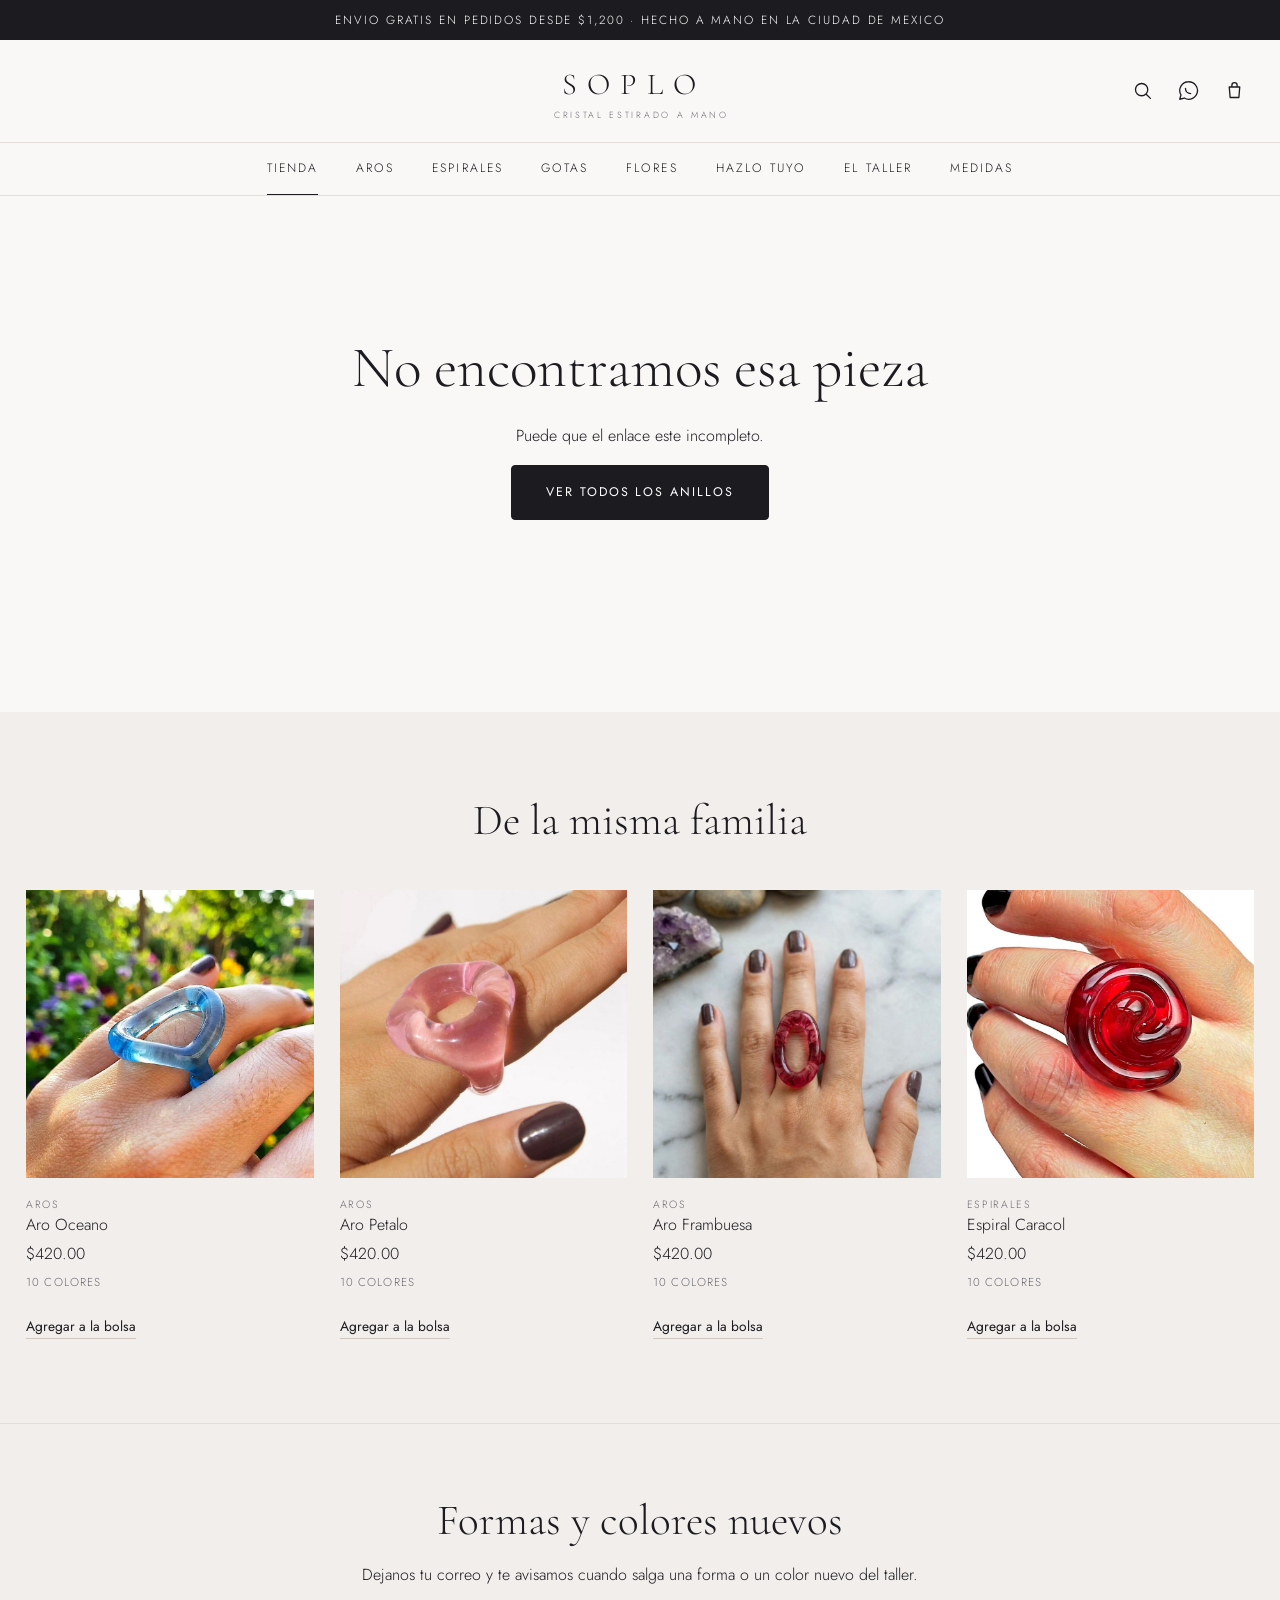
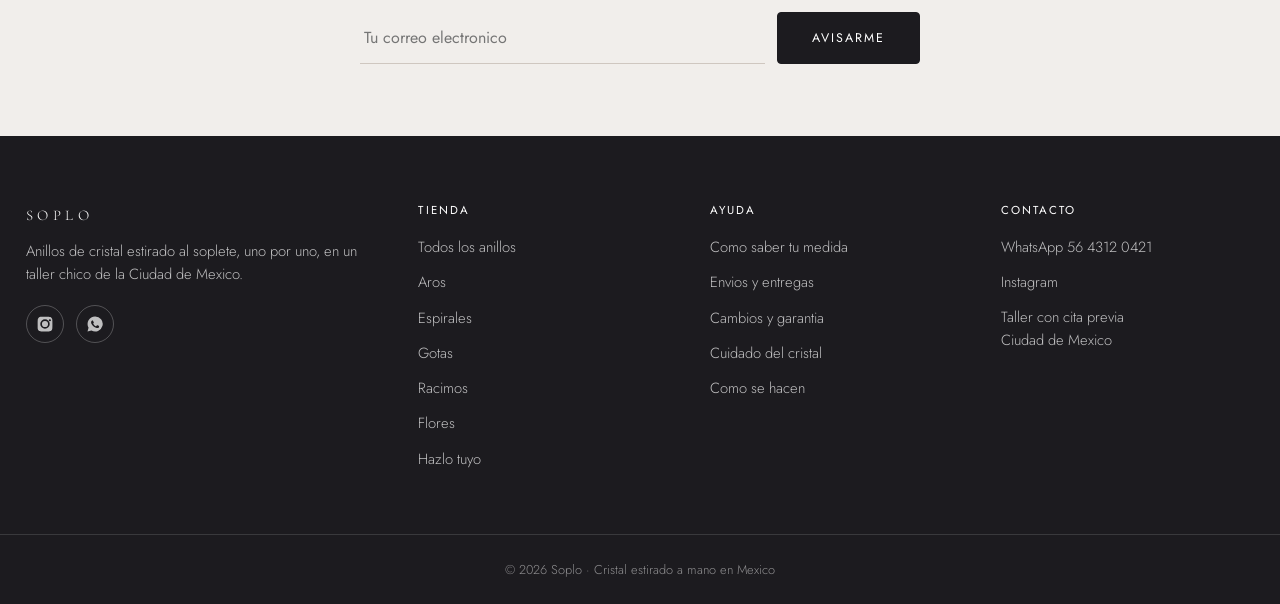
<file: producto.html>
<!DOCTYPE html>
<html lang="es">
<head>
<meta charset="utf-8">
<meta name="viewport" content="width=device-width, initial-scale=1">
<title>Anillo · Soplo</title>
<meta name="description" content="Anillo de cristal estirado a mano, hecho al soplete sin molde, a tu medida y en el color que elijas.">
<!-- ===================================================================
     OJO: "cristaldesoplo.mx" es un dominio de ejemplo. Al publicar, reemplazalo
     por tu dominio real en canonical, og:url y las dos imagenes de
     abajo. Sin URL absoluta correcta, WhatsApp e Instagram no muestran
     la vista previa al compartir el enlace.
     =================================================================== -->
<link rel="icon" href="assets/favicon.svg" type="image/svg+xml">
<link rel="apple-touch-icon" href="assets/favicon.svg">
<meta name="theme-color" content="#faf8f6">
<link rel="canonical" href="https://cristaldesoplo.mx/producto.html">

<meta property="og:type" content="website">
<meta property="og:site_name" content="Soplo · Anillos de cristal">
<meta property="og:locale" content="es_MX">
<meta property="og:title" content="Anillo de cristal | Soplo">
<meta property="og:description" content="Cristal estirado a mano, hecho al soplete sin molde, a tu medida y en el color que elijas.">
<meta property="og:url" content="https://cristaldesoplo.mx/producto.html">
<meta property="og:image" content="https://cristaldesoplo.mx/assets/og.jpg">
<meta property="og:image:width" content="1200">
<meta property="og:image:height" content="630">
<meta property="og:image:alt" content="Anillos de cristal estirado a mano">

<meta name="twitter:card" content="summary_large_image">
<meta name="twitter:title" content="Anillo de cristal | Soplo">
<meta name="twitter:description" content="Cristal estirado a mano, hecho al soplete sin molde, a tu medida y en el color que elijas.">
<meta name="twitter:image" content="https://cristaldesoplo.mx/assets/og.jpg">

<link rel="preconnect" href="https://fonts.googleapis.com">
<link rel="preconnect" href="https://fonts.gstatic.com" crossorigin>
<link href="https://fonts.googleapis.com/css2?family=Cormorant+Garamond:ital,wght@0,300;0,400;1,300&family=Jost:wght@200;300;400&display=swap" rel="stylesheet">
<link rel="stylesheet" href="estilos.css">
</head>
<body>
<a class="saltar" href="#contenido">Saltar al contenido</a>

<!-- ============ CINTILLO ============ -->
<div class="cintillo">
  Envio gratis en pedidos desde $1,200 · Hecho a mano en la Ciudad de Mexico
</div>

<!-- ============ ENCABEZADO ============ -->
<header class="cabecera" id="cabecera">
  <div class="cabecera__fila">

    <button class="icono menu" id="btn-menu" aria-label="Abrir menu" aria-expanded="false">
      <svg viewBox="0 0 24 24" fill="none" stroke="currentColor" stroke-width="1.4" stroke-linecap="round">
        <path d="M3 6h18M3 12h18M3 18h18"/>
      </svg>
    </button>

    <a class="logo" href="index.html">SOPLO<small>Cristal estirado a mano</small></a>

    <div class="utilidades">
      <button class="icono" id="btn-buscar" aria-label="Buscar" aria-expanded="false">
        <svg viewBox="0 0 24 24" fill="none" stroke="currentColor" stroke-width="1.5" stroke-linecap="round">
          <circle cx="11" cy="11" r="7"/><path d="M16.5 16.5 21 21"/>
        </svg>
      </button>
      <a class="icono" href="https://wa.me/525643120421" target="_blank" rel="noopener" aria-label="Escribirnos por WhatsApp">
        <svg viewBox="0 0 24 24" fill="none" stroke="currentColor" stroke-width="1.5" stroke-linecap="round" stroke-linejoin="round">
          <path d="M12 2a10 10 0 0 0-8.6 15L2 22l5.2-1.4A10 10 0 1 0 12 2Z"/><path d="M8.5 9.5c0 3.5 2.5 6 6 6"/>
        </svg>
      </a>
      <button class="icono" id="btn-bolsa" aria-label="Tu bolsa">
        <svg viewBox="0 0 24 24" fill="none" stroke="currentColor" stroke-width="1.5" stroke-linejoin="round">
          <path d="M6 8h12l-1 12H7L6 8Z"/><path d="M9 8V6a3 3 0 0 1 6 0v2"/>
        </svg>
        <span class="contador" id="contador-bolsa">0</span>
      </button>
    </div>

  </div>

  <nav class="nav" id="nav" aria-label="Principal">
    <ul class="nav__lista">
        <li><a class="nav__enlace activo" href="tienda.html">Tienda</a></li>
        <li><a class="nav__enlace" href="tienda.html#aros">Aros</a></li>
        <li><a class="nav__enlace" href="tienda.html#espirales">Espirales</a></li>
        <li><a class="nav__enlace" href="tienda.html#gotas">Gotas</a></li>
        <li><a class="nav__enlace" href="tienda.html#flores">Flores</a></li>
        <li><a class="nav__enlace" href="hazlo-tuyo.html">Hazlo tuyo</a></li>
        <li><a class="nav__enlace" href="index.html#taller">El taller</a></li>
        <li><a class="nav__enlace" href="index.html#medidas">Medidas</a></li>
    </ul>
  </nav>

  <div class="buscador" id="caja-buscar">
    <form>
      <input type="search" placeholder="Busca por nombre o familia" aria-label="Buscar anillos">
      <button class="boton" type="submit">Buscar</button>
    </form>
    <div class="resultados" id="resultados" aria-live="polite"></div>
  </div>
</header>
<span id="contenido" tabindex="-1"></span>
<noscript>
  <p class="aviso-js">
    Tu navegador tiene JavaScript desactivado, asi que el catalogo no puede mostrarse.
    Actívalo para ver las piezas y los precios, o escribenos por WhatsApp al
    <a href="https://wa.me/525643120421">56 4312 0421</a> y te mandamos las fotos.
  </p>
</noscript>


<main class="ficha" id="ficha"></main>

<section class="seccion franja">
  <h2 class="titulo-seccion">De la misma familia</h2>
  <div class="rejilla" id="rejilla-relacionados" style="padding:36px 0 0"></div>
</section>

<!-- ============ BOLETIN ============ -->
<section class="boletin">
  <div class="boletin__caja">
    <h2>Formas y colores nuevos</h2>
    <p>Dejanos tu correo y te avisamos cuando salga una forma o un color nuevo del taller.</p>
    <form data-boletin>
      <input type="email" placeholder="Tu correo electronico" aria-label="Tu correo electronico" required>
      <button class="boton" type="submit">Avisarme</button>
    </form>
  </div>
</section>

<!-- ============ PIE ============ -->
<footer class="pie">
  <div class="pie__columnas">

    <div>
      <p class="pie__marca">SOPLO</p>
      <p>Anillos de cristal estirado al soplete, uno por uno, en un taller
         chico de la Ciudad de Mexico.</p>
      <div class="redes">
        <a href="https://www.instagram.com/" target="_blank" rel="noopener" aria-label="Instagram">
          <svg viewBox="0 0 24 24"><path d="M12 2.2c3.2 0 3.6 0 4.9.07 1.2.06 1.8.25 2.2.42.6.22 1 .48 1.4.9.4.4.7.8.9 1.4.2.4.4 1 .4 2.2.1 1.3.1 1.7.1 4.9s0 3.6-.1 4.9c0 1.2-.2 1.8-.4 2.2-.2.6-.5 1-.9 1.4-.4.4-.8.7-1.4.9-.4.2-1 .4-2.2.4-1.3.1-1.7.1-4.9.1s-3.6 0-4.9-.1c-1.2 0-1.8-.2-2.2-.4-.6-.2-1-.5-1.4-.9-.4-.4-.7-.8-.9-1.4-.2-.4-.4-1-.4-2.2C2.2 15.6 2.2 15.2 2.2 12s0-3.6.1-4.9c0-1.2.2-1.8.4-2.2.2-.6.5-1 .9-1.4.4-.4.8-.7 1.4-.9.4-.2 1-.4 2.2-.4C8.4 2.2 8.8 2.2 12 2.2Zm0 3.5A6.3 6.3 0 1 0 18.3 12 6.3 6.3 0 0 0 12 5.7Zm0 10.4A4.1 4.1 0 1 1 16.1 12 4.1 4.1 0 0 1 12 16.1Zm6.5-10.6a1.47 1.47 0 1 0 1.47 1.47A1.47 1.47 0 0 0 18.5 5.5Z"/></svg>
        </a>
        <a href="https://wa.me/525643120421" target="_blank" rel="noopener" aria-label="WhatsApp">
          <svg viewBox="0 0 24 24"><path d="M12 2a10 10 0 0 0-8.6 15L2 22l5.2-1.4A10 10 0 1 0 12 2Zm5.6 14.1c-.24.66-1.4 1.3-1.9 1.34-.5.05-.96.24-3.24-.68-2.73-1.1-4.44-3.9-4.57-4.08-.13-.18-1.08-1.44-1.08-2.75 0-1.3.68-1.95.93-2.22.24-.26.53-.33.7-.33h.5c.16 0 .38-.06.6.46.22.53.75 1.84.82 1.97.07.13.11.29.02.47-.09.18-.13.29-.26.44l-.4.46c-.13.13-.27.28-.11.55.15.26.68 1.12 1.46 1.82 1 .89 1.85 1.17 2.11 1.3.26.14.42.12.57-.07.16-.18.66-.77.84-1.03.17-.27.35-.22.58-.13.24.09 1.53.72 1.79.85.26.13.43.2.5.31.06.11.06.63-.18 1.29Z"/></svg>
        </a>
      </div>
    </div>

    <div>
      <h3>Tienda</h3>
      <ul>
        <li><a href="tienda.html">Todos los anillos</a></li>
        <li><a href="tienda.html#aros">Aros</a></li>
        <li><a href="tienda.html#espirales">Espirales</a></li>
        <li><a href="tienda.html#gotas">Gotas</a></li>
        <li><a href="tienda.html#racimos">Racimos</a></li>
        <li><a href="tienda.html#flores">Flores</a></li>
        <li><a href="hazlo-tuyo.html">Hazlo tuyo</a></li>
      </ul>
    </div>

    <div>
      <h3>Ayuda</h3>
      <ul>
        <li><a href="index.html#medidas">Como saber tu medida</a></li>
        <li><a href="index.html#preguntas">Envios y entregas</a></li>
        <li><a href="index.html#preguntas">Cambios y garantia</a></li>
        <li><a href="index.html#preguntas">Cuidado del cristal</a></li>
        <li><a href="index.html#taller">Como se hacen</a></li>
      </ul>
    </div>

    <div>
      <h3>Contacto</h3>
      <ul>
        <li><a href="https://wa.me/525643120421" target="_blank" rel="noopener">WhatsApp 56 4312 0421</a></li>
        <li><a href="https://www.instagram.com/" target="_blank" rel="noopener">Instagram</a></li>
        <li><p>Taller con cita previa<br>Ciudad de Mexico</p></li>
      </ul>
    </div>

  </div>
  <div class="pie__legal">© 2026 Soplo · Cristal estirado a mano en Mexico</div>
</footer>

<!-- ============ BOLSA ============ -->
<div class="bolsa-fondo" id="bolsa-fondo"></div>

<aside class="bolsa" id="bolsa" role="dialog" aria-modal="true" aria-hidden="true" aria-label="Tu bolsa">
  <div class="bolsa__cabeza">
    <h2>Tu bolsa</h2>
    <button class="bolsa__cerrar" id="bolsa-cerrar" type="button" aria-label="Cerrar bolsa">&times;</button>
  </div>

  <div class="bolsa__lista" id="bolsa-lista"></div>

  <div class="bolsa__pie">
    <p class="bolsa__total"><span>Total</span><b id="bolsa-total">$0.00</b></p>
    <p class="bolsa__envio" id="bolsa-envio"></p>
    <a class="boton" id="bolsa-whatsapp" href="#" target="_blank" rel="noopener">Cerrar pedido por WhatsApp</a>
    <button class="boton boton--linea" id="bolsa-vaciar" type="button">Vaciar bolsa</button>
    <p class="bolsa__nota">Te contestamos para confirmar medida, envio y forma de pago.</p>
  </div>
</aside>

<script src="guion.js"></script>
</body>
</html>
</file>
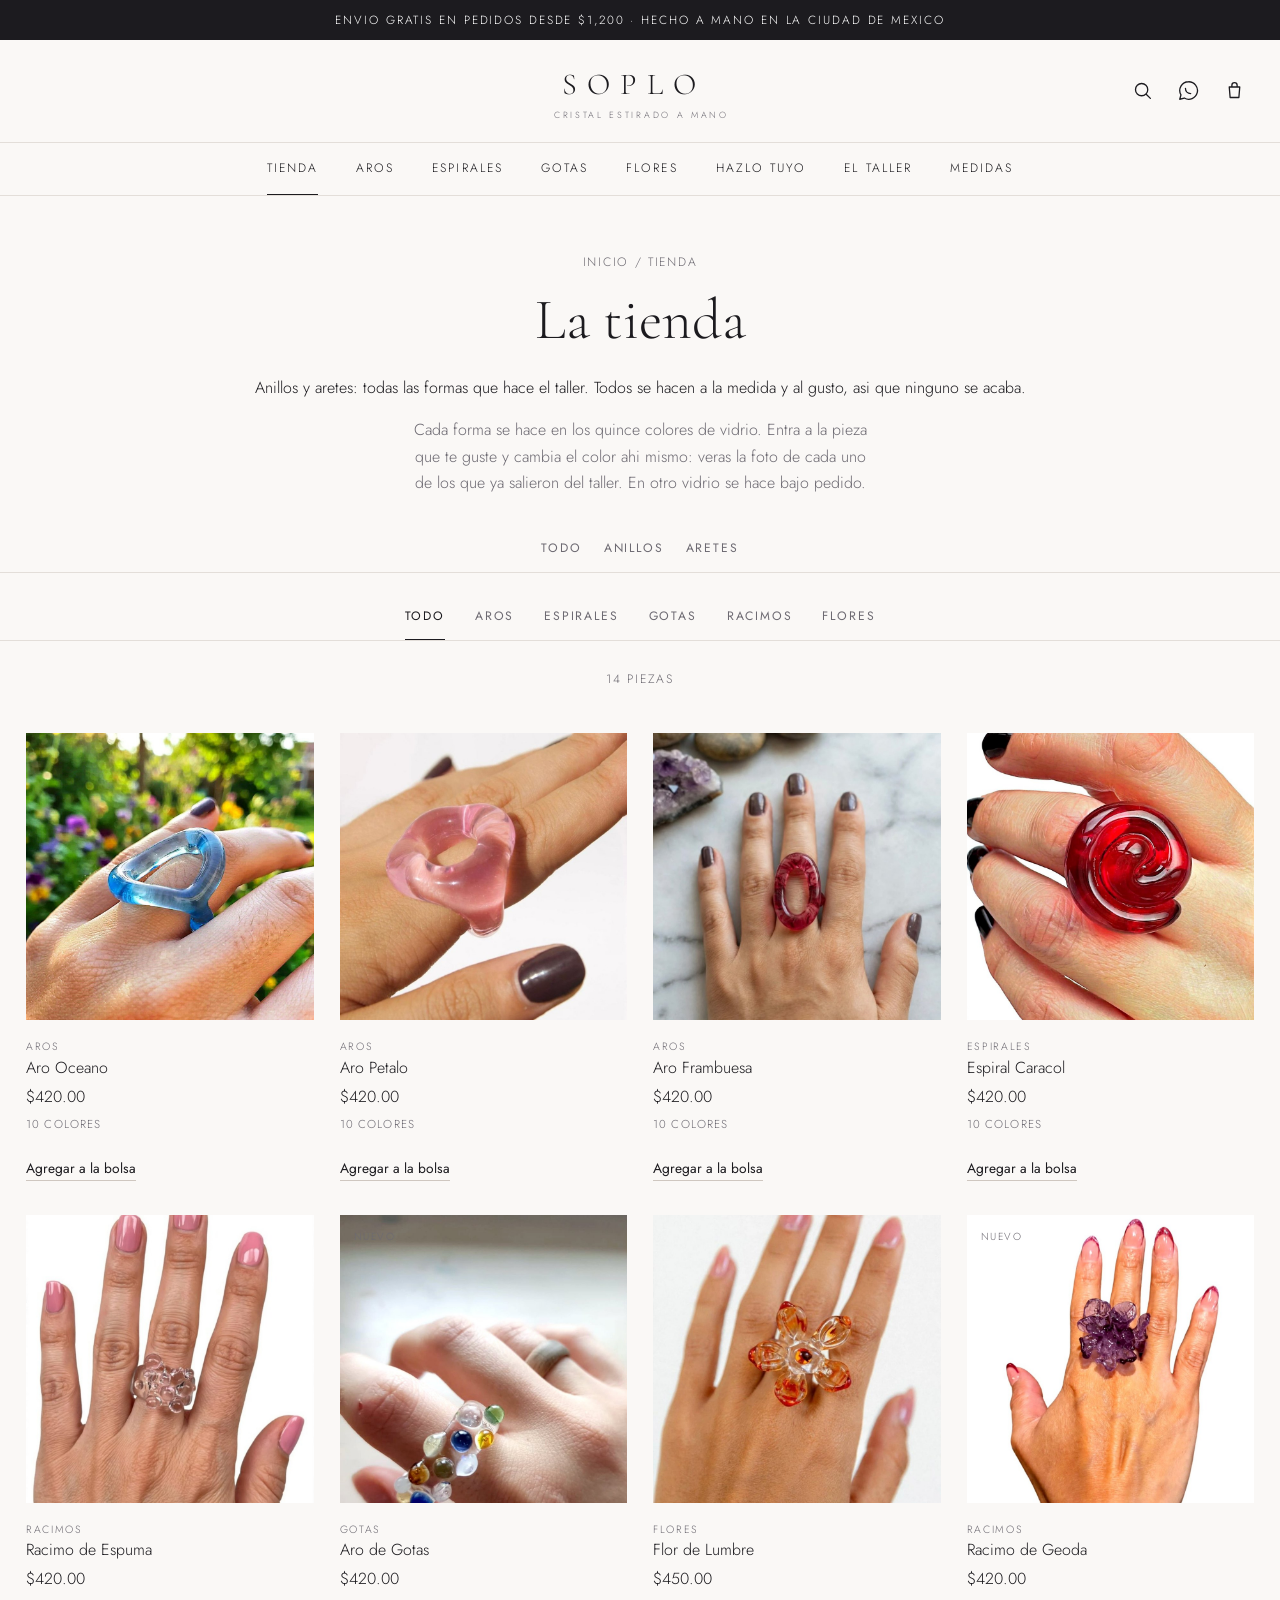
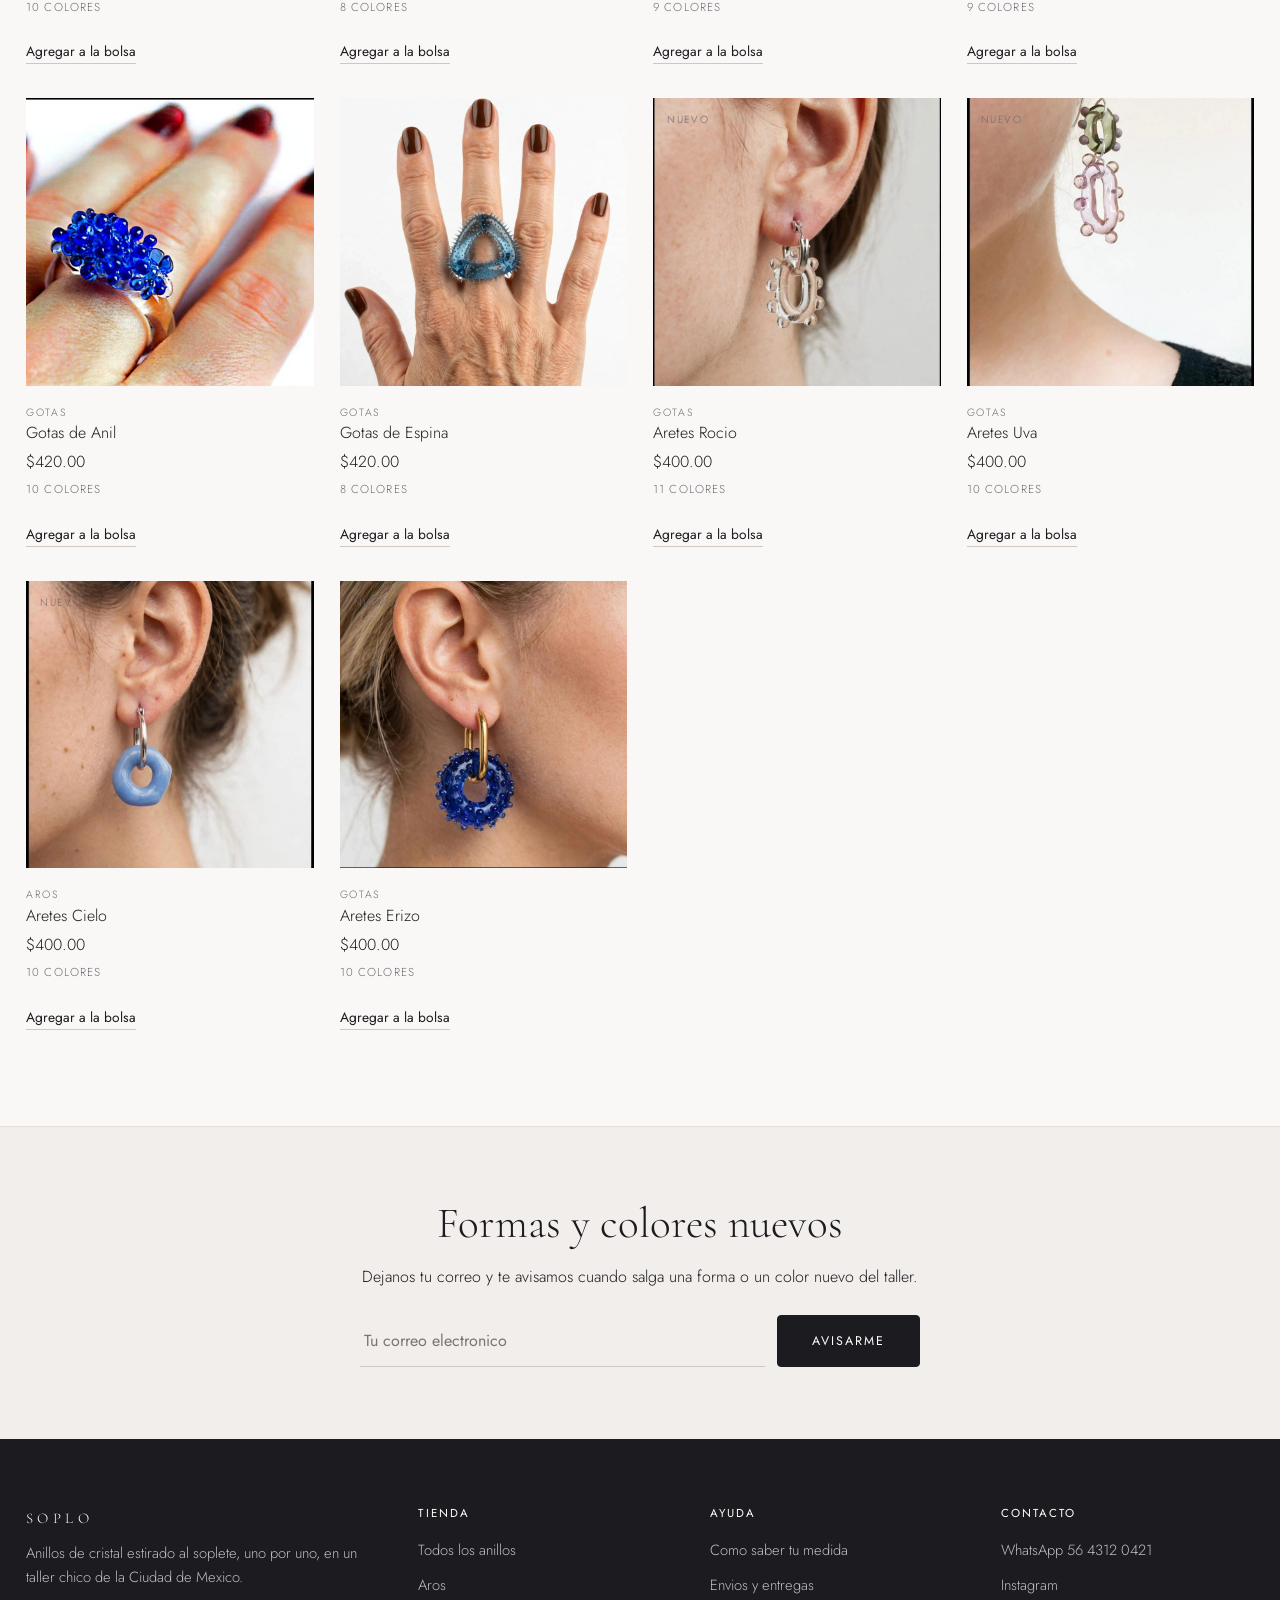
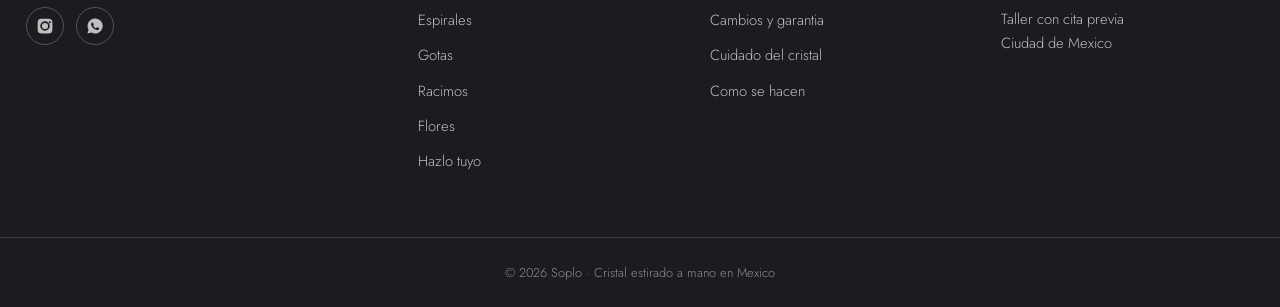
<file: tienda.html>
<!DOCTYPE html>
<html lang="es">
<head>
<meta charset="utf-8">
<meta name="viewport" content="width=device-width, initial-scale=1">
<title>Anillos · Soplo</title>
<meta name="description" content="Catalogo completo de anillos y aretes de cristal estirado a mano: aros, espirales, gotas, racimos y flores. Todo se hace a la medida y al gusto, envio a todo Mexico.">
<!-- ===================================================================
     OJO: "cristaldesoplo.mx" es un dominio de ejemplo. Al publicar, reemplazalo
     por tu dominio real en canonical, og:url y las dos imagenes de
     abajo. Sin URL absoluta correcta, WhatsApp e Instagram no muestran
     la vista previa al compartir el enlace.
     =================================================================== -->
<link rel="icon" href="assets/favicon.svg" type="image/svg+xml">
<link rel="apple-touch-icon" href="assets/favicon.svg">
<meta name="theme-color" content="#faf8f6">
<link rel="canonical" href="https://cristaldesoplo.mx/tienda.html">

<meta property="og:type" content="website">
<meta property="og:site_name" content="Soplo · Anillos de cristal">
<meta property="og:locale" content="es_MX">
<meta property="og:title" content="Anillos | Soplo">
<meta property="og:description" content="Todas las piezas del taller: aros, espirales, gotas, racimos y flores de cristal.">
<meta property="og:url" content="https://cristaldesoplo.mx/tienda.html">
<meta property="og:image" content="https://cristaldesoplo.mx/assets/og.jpg">
<meta property="og:image:width" content="1200">
<meta property="og:image:height" content="630">
<meta property="og:image:alt" content="Anillos de cristal estirado a mano">

<meta name="twitter:card" content="summary_large_image">
<meta name="twitter:title" content="Anillos | Soplo">
<meta name="twitter:description" content="Todas las piezas del taller: aros, espirales, gotas, racimos y flores de cristal.">
<meta name="twitter:image" content="https://cristaldesoplo.mx/assets/og.jpg">

<link rel="preconnect" href="https://fonts.googleapis.com">
<link rel="preconnect" href="https://fonts.gstatic.com" crossorigin>
<link href="https://fonts.googleapis.com/css2?family=Cormorant+Garamond:ital,wght@0,300;0,400;1,300&family=Jost:wght@200;300;400&display=swap" rel="stylesheet">
<link rel="stylesheet" href="estilos.css">
</head>
<body>
<a class="saltar" href="#contenido">Saltar al contenido</a>

<!-- ============ CINTILLO ============ -->
<div class="cintillo">
  Envio gratis en pedidos desde $1,200 · Hecho a mano en la Ciudad de Mexico
</div>

<!-- ============ ENCABEZADO ============ -->
<header class="cabecera" id="cabecera">
  <div class="cabecera__fila">

    <button class="icono menu" id="btn-menu" aria-label="Abrir menu" aria-expanded="false">
      <svg viewBox="0 0 24 24" fill="none" stroke="currentColor" stroke-width="1.4" stroke-linecap="round">
        <path d="M3 6h18M3 12h18M3 18h18"/>
      </svg>
    </button>

    <a class="logo" href="index.html">SOPLO<small>Cristal estirado a mano</small></a>

    <div class="utilidades">
      <button class="icono" id="btn-buscar" aria-label="Buscar" aria-expanded="false">
        <svg viewBox="0 0 24 24" fill="none" stroke="currentColor" stroke-width="1.5" stroke-linecap="round">
          <circle cx="11" cy="11" r="7"/><path d="M16.5 16.5 21 21"/>
        </svg>
      </button>
      <a class="icono" href="https://wa.me/525643120421" target="_blank" rel="noopener" aria-label="Escribirnos por WhatsApp">
        <svg viewBox="0 0 24 24" fill="none" stroke="currentColor" stroke-width="1.5" stroke-linecap="round" stroke-linejoin="round">
          <path d="M12 2a10 10 0 0 0-8.6 15L2 22l5.2-1.4A10 10 0 1 0 12 2Z"/><path d="M8.5 9.5c0 3.5 2.5 6 6 6"/>
        </svg>
      </a>
      <button class="icono" id="btn-bolsa" aria-label="Tu bolsa">
        <svg viewBox="0 0 24 24" fill="none" stroke="currentColor" stroke-width="1.5" stroke-linejoin="round">
          <path d="M6 8h12l-1 12H7L6 8Z"/><path d="M9 8V6a3 3 0 0 1 6 0v2"/>
        </svg>
        <span class="contador" id="contador-bolsa">0</span>
      </button>
    </div>

  </div>

  <nav class="nav" id="nav" aria-label="Principal">
    <ul class="nav__lista">
        <li><a class="nav__enlace activo" href="tienda.html">Tienda</a></li>
        <li><a class="nav__enlace" href="tienda.html#aros">Aros</a></li>
        <li><a class="nav__enlace" href="tienda.html#espirales">Espirales</a></li>
        <li><a class="nav__enlace" href="tienda.html#gotas">Gotas</a></li>
        <li><a class="nav__enlace" href="tienda.html#flores">Flores</a></li>
        <li><a class="nav__enlace" href="hazlo-tuyo.html">Hazlo tuyo</a></li>
        <li><a class="nav__enlace" href="index.html#taller">El taller</a></li>
        <li><a class="nav__enlace" href="index.html#medidas">Medidas</a></li>
    </ul>
  </nav>

  <div class="buscador" id="caja-buscar">
    <form>
      <input type="search" placeholder="Busca por nombre o familia" aria-label="Buscar anillos">
      <button class="boton" type="submit">Buscar</button>
    </form>
    <div class="resultados" id="resultados" aria-live="polite"></div>
  </div>
</header>
<span id="contenido" tabindex="-1"></span>
<noscript>
  <p class="aviso-js">
    Tu navegador tiene JavaScript desactivado, asi que el catalogo no puede mostrarse.
    Actívalo para ver las piezas y los precios, o escribenos por WhatsApp al
    <a href="https://wa.me/525643120421">56 4312 0421</a> y te mandamos las fotos.
  </p>
</noscript>


<div class="encabezado-cat">
  <p class="migas"><a href="index.html">Inicio</a> / Tienda</p>
  <h1>La tienda</h1>
  <p>Anillos y aretes: todas las formas que hace el taller. Todos se hacen a la
     medida y al gusto, asi que ninguno se acaba.</p>
  <p>Cada forma se hace en los quince colores de vidrio. Entra a la pieza que
     te guste y cambia el color ahi mismo: veras la foto de cada uno de los que
     ya salieron del taller. En otro vidrio se hace bajo pedido.</p>
</div>


<div class="filtros" role="tablist" aria-label="Anillos o aretes" style="gap:22px">
  <button class="filtro filtro-tipo" role="tab" aria-selected="true"  data-tipo="todo">Todo</button>
  <button class="filtro filtro-tipo" role="tab" aria-selected="false" data-tipo="anillo">Anillos</button>
  <button class="filtro filtro-tipo" role="tab" aria-selected="false" data-tipo="arete">Aretes</button>
</div>

<div class="filtros" role="tablist" aria-label="Filtrar por familia">
  <button class="filtro" role="tab" aria-selected="true"  data-familia="todo">Todo</button>
  <button class="filtro" role="tab" aria-selected="false" data-familia="aros">Aros</button>
  <button class="filtro" role="tab" aria-selected="false" data-familia="espirales">Espirales</button>
  <button class="filtro" role="tab" aria-selected="false" data-familia="gotas">Gotas</button>
  <button class="filtro" role="tab" aria-selected="false" data-familia="racimos">Racimos</button>
  <button class="filtro" role="tab" aria-selected="false" data-familia="flores">Flores</button>
</div>

<p class="migas centrado" id="cuenta-piezas" style="margin:28px 0 0"></p>

<main class="rejilla" id="rejilla-catalogo"></main>

<!-- ============ BOLETIN ============ -->
<section class="boletin">
  <div class="boletin__caja">
    <h2>Formas y colores nuevos</h2>
    <p>Dejanos tu correo y te avisamos cuando salga una forma o un color nuevo del taller.</p>
    <form data-boletin>
      <input type="email" placeholder="Tu correo electronico" aria-label="Tu correo electronico" required>
      <button class="boton" type="submit">Avisarme</button>
    </form>
  </div>
</section>

<!-- ============ PIE ============ -->
<footer class="pie">
  <div class="pie__columnas">

    <div>
      <p class="pie__marca">SOPLO</p>
      <p>Anillos de cristal estirado al soplete, uno por uno, en un taller
         chico de la Ciudad de Mexico.</p>
      <div class="redes">
        <a href="https://www.instagram.com/" target="_blank" rel="noopener" aria-label="Instagram">
          <svg viewBox="0 0 24 24"><path d="M12 2.2c3.2 0 3.6 0 4.9.07 1.2.06 1.8.25 2.2.42.6.22 1 .48 1.4.9.4.4.7.8.9 1.4.2.4.4 1 .4 2.2.1 1.3.1 1.7.1 4.9s0 3.6-.1 4.9c0 1.2-.2 1.8-.4 2.2-.2.6-.5 1-.9 1.4-.4.4-.8.7-1.4.9-.4.2-1 .4-2.2.4-1.3.1-1.7.1-4.9.1s-3.6 0-4.9-.1c-1.2 0-1.8-.2-2.2-.4-.6-.2-1-.5-1.4-.9-.4-.4-.7-.8-.9-1.4-.2-.4-.4-1-.4-2.2C2.2 15.6 2.2 15.2 2.2 12s0-3.6.1-4.9c0-1.2.2-1.8.4-2.2.2-.6.5-1 .9-1.4.4-.4.8-.7 1.4-.9.4-.2 1-.4 2.2-.4C8.4 2.2 8.8 2.2 12 2.2Zm0 3.5A6.3 6.3 0 1 0 18.3 12 6.3 6.3 0 0 0 12 5.7Zm0 10.4A4.1 4.1 0 1 1 16.1 12 4.1 4.1 0 0 1 12 16.1Zm6.5-10.6a1.47 1.47 0 1 0 1.47 1.47A1.47 1.47 0 0 0 18.5 5.5Z"/></svg>
        </a>
        <a href="https://wa.me/525643120421" target="_blank" rel="noopener" aria-label="WhatsApp">
          <svg viewBox="0 0 24 24"><path d="M12 2a10 10 0 0 0-8.6 15L2 22l5.2-1.4A10 10 0 1 0 12 2Zm5.6 14.1c-.24.66-1.4 1.3-1.9 1.34-.5.05-.96.24-3.24-.68-2.73-1.1-4.44-3.9-4.57-4.08-.13-.18-1.08-1.44-1.08-2.75 0-1.3.68-1.95.93-2.22.24-.26.53-.33.7-.33h.5c.16 0 .38-.06.6.46.22.53.75 1.84.82 1.97.07.13.11.29.02.47-.09.18-.13.29-.26.44l-.4.46c-.13.13-.27.28-.11.55.15.26.68 1.12 1.46 1.82 1 .89 1.85 1.17 2.11 1.3.26.14.42.12.57-.07.16-.18.66-.77.84-1.03.17-.27.35-.22.58-.13.24.09 1.53.72 1.79.85.26.13.43.2.5.31.06.11.06.63-.18 1.29Z"/></svg>
        </a>
      </div>
    </div>

    <div>
      <h3>Tienda</h3>
      <ul>
        <li><a href="tienda.html">Todos los anillos</a></li>
        <li><a href="tienda.html#aros">Aros</a></li>
        <li><a href="tienda.html#espirales">Espirales</a></li>
        <li><a href="tienda.html#gotas">Gotas</a></li>
        <li><a href="tienda.html#racimos">Racimos</a></li>
        <li><a href="tienda.html#flores">Flores</a></li>
        <li><a href="hazlo-tuyo.html">Hazlo tuyo</a></li>
      </ul>
    </div>

    <div>
      <h3>Ayuda</h3>
      <ul>
        <li><a href="index.html#medidas">Como saber tu medida</a></li>
        <li><a href="index.html#preguntas">Envios y entregas</a></li>
        <li><a href="index.html#preguntas">Cambios y garantia</a></li>
        <li><a href="index.html#preguntas">Cuidado del cristal</a></li>
        <li><a href="index.html#taller">Como se hacen</a></li>
      </ul>
    </div>

    <div>
      <h3>Contacto</h3>
      <ul>
        <li><a href="https://wa.me/525643120421" target="_blank" rel="noopener">WhatsApp 56 4312 0421</a></li>
        <li><a href="https://www.instagram.com/" target="_blank" rel="noopener">Instagram</a></li>
        <li><p>Taller con cita previa<br>Ciudad de Mexico</p></li>
      </ul>
    </div>

  </div>
  <div class="pie__legal">© 2026 Soplo · Cristal estirado a mano en Mexico</div>
</footer>

<!-- ============ BOLSA ============ -->
<div class="bolsa-fondo" id="bolsa-fondo"></div>

<aside class="bolsa" id="bolsa" role="dialog" aria-modal="true" aria-hidden="true" aria-label="Tu bolsa">
  <div class="bolsa__cabeza">
    <h2>Tu bolsa</h2>
    <button class="bolsa__cerrar" id="bolsa-cerrar" type="button" aria-label="Cerrar bolsa">&times;</button>
  </div>

  <div class="bolsa__lista" id="bolsa-lista"></div>

  <div class="bolsa__pie">
    <p class="bolsa__total"><span>Total</span><b id="bolsa-total">$0.00</b></p>
    <p class="bolsa__envio" id="bolsa-envio"></p>
    <a class="boton" id="bolsa-whatsapp" href="#" target="_blank" rel="noopener">Cerrar pedido por WhatsApp</a>
    <button class="boton boton--linea" id="bolsa-vaciar" type="button">Vaciar bolsa</button>
    <p class="bolsa__nota">Te contestamos para confirmar medida, envio y forma de pago.</p>
  </div>
</aside>

<script src="guion.js"></script>
</body>
</html>
</file>
<file: estilos.css>
/* ===================================================================
   SOPLO · Anillos de cristal estirado a mano
   Hoja de estilos unica del sitio.

     1. Variables y base
     2. Utilidades y botones
     3. Aviso, encabezado y menu
     4. Buscador
     5. Portada
     6. Catalogo y tarjetas
     7. Ficha de producto
     8. Bolsa
     9. Pie de pagina
    10. Adaptable, movimiento reducido e impresion
   =================================================================== */

/* ============ 1. VARIABLES Y BASE ============ */
:root{
  --tinta:#1c1b1f;
  --tinta-suave:#6d6a72;
  --papel:#faf8f6;
  --papel-hondo:#f1eeeb;
  --blanco:#ffffff;
  --linea:#e3ded9;
  --linea-fuerte:#cfc7c0;

  /* el vidrio: azul frio y ambar de la llama */
  --vidrio:#4f93c4;
  --vidrio-hondo:#2c6b98;
  --llama:#c2521f;

  --ancho:1320px;
  --radio:4px;
  --sombra:0 1px 3px rgba(28,27,31,.06);
  --sombra-alta:0 20px 50px rgba(28,27,31,.13);
  --transicion:.24s cubic-bezier(.4,0,.2,1);
  --alto-cabecera:132px;
}

*,*::before,*::after{box-sizing:border-box}

html{scroll-behavior:smooth;scroll-padding-top:calc(var(--alto-cabecera) + 20px)}

body{
  margin:0;
  background:var(--papel);
  color:var(--tinta);
  font-family:'Jost',system-ui,-apple-system,'Segoe UI',sans-serif;
  font-weight:300;
  font-size:16px;
  line-height:1.65;
  -webkit-font-smoothing:antialiased;
}

img{max-width:100%;display:block}
a{color:inherit;text-decoration:none}

h1,h2,h3{
  font-family:'Cormorant Garamond',Georgia,'Times New Roman',serif;
  font-weight:300;
  line-height:1.12;
  margin:0 0 .4em;
}
h1{font-size:clamp(2.3rem,5vw,3.6rem)}
h2{font-size:clamp(1.8rem,3.6vw,2.7rem)}
h3{font-size:1.15rem}

p{margin:0 0 1em}

:focus-visible{outline:2px solid var(--vidrio-hondo);outline-offset:3px}

/* ============ 2. UTILIDADES Y BOTONES ============ */
.saltar{
  position:absolute;left:-9999px;top:0;z-index:999;
  background:var(--tinta);color:var(--blanco);padding:12px 20px;
}
.saltar:focus{left:0}

.seccion{
  max-width:var(--ancho);
  margin:0 auto;
  padding:84px 26px;
}
.franja{
  max-width:none;
  background:var(--papel-hondo);
}
.franja > *{max-width:var(--ancho);margin-left:auto;margin-right:auto}

.titulo-seccion{text-align:center;margin-bottom:10px}
.entrada-seccion{
  text-align:center;
  color:var(--tinta-suave);
  max-width:54ch;
  margin:0 auto 48px;
}

.centrado{text-align:center}

.migas{
  font-size:.76rem;
  letter-spacing:.14em;
  text-transform:uppercase;
  color:var(--tinta-suave);
}
.migas a:hover{color:var(--tinta)}

.boton{
  display:inline-flex;
  align-items:center;
  justify-content:center;
  gap:8px;
  border:1px solid var(--tinta);
  background:var(--tinta);
  color:var(--blanco);
  font-family:inherit;
  font-size:.78rem;
  font-weight:400;
  letter-spacing:.16em;
  text-transform:uppercase;
  padding:16px 34px;
  border-radius:var(--radio);
  cursor:pointer;
  transition:background var(--transicion),color var(--transicion),border-color var(--transicion);
}
.boton:hover{background:#000;border-color:#000}
.boton[disabled],.boton[aria-disabled="true"]{opacity:.4;pointer-events:none}

.boton--linea{background:transparent;color:var(--tinta)}
.boton--linea:hover{background:var(--tinta);color:var(--blanco)}

.boton--claro{border-color:var(--blanco);color:var(--blanco);background:transparent}
.boton--claro:hover{background:var(--blanco);color:var(--tinta)}

/* Enlace subrayado que hace de boton, como en las tarjetas del catalogo. */
.enlace-boton{
  align-self:flex-start;
  margin-top:10px;
  padding:0 0 2px;
  border:0;
  border-bottom:1px solid var(--linea-fuerte);
  background:none;
  color:var(--tinta);
  font-family:inherit;
  font-size:.86rem;
  cursor:pointer;
  transition:border-color var(--transicion),color var(--transicion);
}
.enlace-boton:hover{border-color:var(--tinta)}

.aviso-js{
  max-width:62ch;
  margin:40px auto;
  padding:20px 24px;
  border:1px solid var(--linea-fuerte);
  text-align:center;
}
.aviso-js a{text-decoration:underline}

/* ============ 3. AVISO, ENCABEZADO Y MENU ============ */
.cintillo{
  background:var(--tinta);
  color:var(--blanco);
  text-align:center;
  padding:10px 20px;
  font-size:.74rem;
  letter-spacing:.16em;
  text-transform:uppercase;
}
.cintillo a{border-bottom:1px solid rgba(255,255,255,.45)}

.cabecera{
  position:sticky;
  top:0;
  z-index:60;
  background:var(--papel);
  border-bottom:1px solid var(--linea);
  transition:box-shadow var(--transicion);
}
.cabecera.flotando{box-shadow:var(--sombra)}

.cabecera__fila{
  max-width:var(--ancho);
  margin:0 auto;
  padding:20px 26px;
  display:grid;
  grid-template-columns:1fr auto 1fr;
  align-items:center;
  gap:16px;
}

.logo{
  grid-column:2;
  justify-self:center;
  font-family:'Cormorant Garamond',Georgia,serif;
  font-size:1.9rem;
  font-weight:300;
  letter-spacing:.34em;
  text-transform:uppercase;
  text-indent:.34em;
  white-space:nowrap;
}
.logo small{
  display:block;
  font-family:'Jost',sans-serif;
  font-size:.56rem;
  letter-spacing:.3em;
  text-indent:.3em;
  color:var(--tinta-suave);
  margin-top:-2px;
}

.icono{
  display:inline-flex;
  align-items:center;
  justify-content:center;
  position:relative;
  width:40px;
  height:40px;
  padding:0;
  border:0;
  background:transparent;
  color:var(--tinta);
  cursor:pointer;
  transition:opacity var(--transicion);
}
.icono:hover{opacity:.55}
.icono svg{width:21px;height:21px}

.icono.menu{display:none;grid-column:1;justify-self:start}

.utilidades{
  grid-column:3;
  justify-self:end;
  display:flex;
  align-items:center;
  gap:6px;
}

.contador{
  position:absolute;
  top:1px;
  right:-1px;
  min-width:17px;
  height:17px;
  padding:0 4px;
  border-radius:999px;
  background:var(--tinta);
  color:var(--blanco);
  font-size:.62rem;
  line-height:17px;
  text-align:center;
  transform:scale(0);
  transition:transform var(--transicion);
}
.contador.visible{transform:scale(1)}

.nav{border-top:1px solid var(--linea)}
.nav__lista{
  max-width:var(--ancho);
  margin:0 auto;
  padding:0 26px;
  display:flex;
  justify-content:center;
  gap:38px;
  list-style:none;
}
.nav__enlace{
  display:block;
  padding:15px 0;
  font-size:.76rem;
  letter-spacing:.17em;
  text-transform:uppercase;
  border-bottom:1px solid transparent;
  transition:border-color var(--transicion);
}
.nav__enlace:hover,
.nav__enlace.activo{border-color:var(--tinta)}

/* ============ 4. BUSCADOR ============ */
.buscador{display:none;border-top:1px solid var(--linea);background:var(--blanco)}
.buscador.abierto{display:block}
.buscador form{
  max-width:var(--ancho);
  margin:0 auto;
  padding:20px 26px;
  display:flex;
  gap:12px;
}
.buscador input{
  flex:1;
  min-width:0;
  padding:14px 4px;
  border:0;
  border-bottom:1px solid var(--linea-fuerte);
  background:transparent;
  font-family:inherit;
  font-size:1.05rem;
  color:inherit;
}
.buscador input:focus{outline:none;border-color:var(--tinta)}

.resultados{max-width:var(--ancho);margin:0 auto;padding:0 26px 20px}
.resultados:empty{padding:0}
.resultados__vacio{margin:0;padding:4px 0 14px;color:var(--tinta-suave)}
.resultados__lista{
  display:grid;
  grid-template-columns:repeat(auto-fill,minmax(240px,1fr));
  gap:8px;
  margin:0;padding:0;list-style:none;
}
.resultados__lista a{
  display:flex;
  align-items:center;
  gap:12px;
  padding:8px 10px;
  border:1px solid transparent;
  transition:border-color var(--transicion),background var(--transicion);
}
.resultados__lista a:hover{border-color:var(--linea);background:var(--papel)}
.resultados__lista svg,
.resultados__lista img{width:46px;height:46px;flex:none;object-fit:cover}
.resultados__lista b{font-weight:400;font-size:.94rem}
.resultados__lista span span{display:block;font-size:.78rem;color:var(--tinta-suave)}

/* ============ 5. PORTADA ============ */
.portada{
  position:relative;
  background:
    radial-gradient(ellipse 70% 90% at 74% 42%, rgba(120,178,214,.4), transparent 62%),
    radial-gradient(ellipse 60% 80% at 22% 68%, rgba(196,166,214,.34), transparent 60%),
    linear-gradient(160deg,#f7f4f1 0%,#e9eef1 55%,#f4eeea 100%);
  overflow:hidden;
}
.portada__interior{
  max-width:var(--ancho);
  margin:0 auto;
  padding:96px 26px 104px;
  display:grid;
  grid-template-columns:1fr 1fr;
  align-items:center;
  gap:52px;
}
.portada__sello{
  display:inline-block;
  margin-bottom:22px;
  font-size:.72rem;
  letter-spacing:.24em;
  text-transform:uppercase;
  color:var(--tinta-suave);
}
.portada h1{margin-bottom:20px}
.portada h1 em{font-style:italic;color:var(--vidrio-hondo)}
.portada__texto{max-width:44ch;font-size:1.12rem;color:#4c4a52}
.portada__acciones{display:flex;flex-wrap:wrap;gap:14px;margin-top:34px}

.portada__vitrina{
  display:grid;
  grid-template-columns:repeat(2,1fr);
  gap:18px;
  max-width:520px;
  justify-self:center;
}
.vitrina__hueco{
  display:grid;
  place-items:center;
  aspect-ratio:1/1;
  background:rgba(255,255,255,.62);
  border:1px solid rgba(255,255,255,.9);
  box-shadow:0 12px 34px rgba(44,107,152,.12);
}
.vitrina__hueco svg{width:84%;height:84%}
.vitrina__hueco img{width:100%;height:100%;object-fit:cover}
.vitrina__hueco:nth-child(2),
.vitrina__hueco:nth-child(3){transform:translateY(-20px)}

/* fila de familias, como los circulos de categoria de una tienda */
.familias{
  display:flex;
  justify-content:center;
  flex-wrap:wrap;
  gap:34px;
  max-width:var(--ancho);
  margin:0 auto;
  padding:52px 26px 0;
}
.familia{
  width:132px;
  text-align:center;
  transition:transform var(--transicion);
}
.familia:hover{transform:translateY(-4px)}
.familia__disco{
  display:grid;
  place-items:center;
  aspect-ratio:1/1;
  margin-bottom:12px;
  border-radius:50%;
  background:var(--papel-hondo);
  overflow:hidden;
}
.familia__disco svg{width:86%;height:86%}
.familia__disco img{width:100%;height:100%;object-fit:cover;border-radius:50%}
.familia span{
  font-size:.72rem;
  letter-spacing:.15em;
  text-transform:uppercase;
}

.promesas{
  display:grid;
  grid-template-columns:repeat(4,1fr);
  gap:1px;
  background:var(--linea);
  border-block:1px solid var(--linea);
}
.promesa{
  background:var(--papel);
  padding:34px 24px;
  text-align:center;
}
.promesa svg{width:26px;height:26px;margin:0 auto 12px;color:var(--vidrio-hondo)}
.promesa b{display:block;font-weight:400;margin-bottom:2px}
.promesa span{font-size:.86rem;color:var(--tinta-suave)}

/* el taller: bloque oscuro que habla del soplete */
.taller{
  background:#17171a;
  color:rgba(255,255,255,.82);
}
.taller__interior{
  max-width:var(--ancho);
  margin:0 auto;
  padding:88px 26px;
  display:grid;
  grid-template-columns:1fr 1fr;
  align-items:center;
  gap:56px;
}
.taller h2{color:var(--blanco)}
.taller__pasos{list-style:none;margin:28px 0 0;padding:0;counter-reset:paso}
.taller__pasos li{
  position:relative;
  padding-left:52px;
  margin-bottom:22px;
  counter-increment:paso;
}
.taller__pasos li::before{
  content:counter(paso,decimal-leading-zero);
  position:absolute;
  left:0;
  top:2px;
  font-family:'Cormorant Garamond',Georgia,serif;
  font-size:1.5rem;
  color:var(--llama);
}
.taller__pasos b{display:block;font-weight:400;color:var(--blanco)}
.taller__pasos span{font-size:.94rem}

.taller__llama{
  position:relative;
  display:grid;
  place-items:center;
  min-height:340px;
  background:
    radial-gradient(circle at 50% 62%, rgba(255,170,70,.5), transparent 55%),
    radial-gradient(circle at 50% 58%, rgba(120,190,255,.45), transparent 42%),
    #101013;
}
.taller__llama svg{width:62%;height:auto}
.taller__llama figcaption{
  position:absolute;
  bottom:18px;
  left:0;right:0;
  text-align:center;
  font-size:.78rem;
  letter-spacing:.14em;
  text-transform:uppercase;
  color:rgba(255,255,255,.5);
}

/* medidas: como saber tu numero de anillo */
.medidas-guia{
  display:grid;
  grid-template-columns:1fr 1fr;
  gap:52px;
  align-items:start;
}
.tabla{width:100%;border-collapse:collapse;font-size:.94rem}
.tabla th,.tabla td{
  padding:12px 14px;
  border-bottom:1px solid var(--linea);
  text-align:left;
}
.tabla th{
  font-weight:400;
  font-size:.72rem;
  letter-spacing:.14em;
  text-transform:uppercase;
  color:var(--tinta-suave);
}

.pasos-medida{list-style:none;margin:0;padding:0;counter-reset:m}
.pasos-medida li{
  position:relative;
  padding-left:38px;
  margin-bottom:18px;
  counter-increment:m;
}
.pasos-medida li::before{
  content:counter(m);
  position:absolute;left:0;top:0;
  width:24px;height:24px;
  border:1px solid var(--linea-fuerte);
  border-radius:50%;
  font-size:.78rem;
  line-height:23px;
  text-align:center;
}

.desplegables details{border-bottom:1px solid var(--linea)}
.desplegables summary{
  display:flex;
  align-items:center;
  justify-content:space-between;
  gap:16px;
  padding:22px 2px;
  font-size:1rem;
  cursor:pointer;
  list-style:none;
}
.desplegables summary::-webkit-details-marker{display:none}
.desplegables summary::after{
  content:'';
  width:9px;height:9px;
  border-right:1px solid var(--tinta);
  border-bottom:1px solid var(--tinta);
  transform:rotate(45deg) translateY(-3px);
  transition:transform var(--transicion);
}
.desplegables details[open] summary::after{transform:rotate(-135deg) translateY(-3px)}
.desplegables__cuerpo{padding:0 2px 24px;color:var(--tinta-suave);max-width:70ch}

/* El envoltorio que cambia el dibujo por la foto no debe estorbar al
   acomodo: display:contents lo saca del layout y deja al svg o al img
   como hijo directo de su contenedor. */
.lienzo{display:contents}

/* ============ 6. CATALOGO Y TARJETAS ============ */
.encabezado-cat{
  max-width:var(--ancho);
  margin:0 auto;
  padding:56px 26px 8px;
  text-align:center;
}
.encabezado-cat .migas{margin-bottom:16px}
.encabezado-cat > p:last-child{max-width:52ch;margin:0 auto;color:var(--tinta-suave)}

.filtros{
  display:flex;
  flex-wrap:wrap;
  justify-content:center;
  gap:30px;
  max-width:var(--ancho);
  margin:0 auto;
  padding:34px 26px 0;
  border-bottom:1px solid var(--linea);
}
.filtro{
  padding:0 0 14px;
  border:0;
  border-bottom:1px solid transparent;
  background:none;
  color:var(--tinta-suave);
  font-family:inherit;
  font-size:.76rem;
  letter-spacing:.15em;
  text-transform:uppercase;
  cursor:pointer;
  transition:color var(--transicion),border-color var(--transicion);
}
.filtro:hover{color:var(--tinta)}
.filtro[aria-selected="true"]{color:var(--tinta);border-color:var(--tinta)}

.rejilla{
  display:grid;
  grid-template-columns:repeat(4,1fr);
  gap:34px 26px;
  max-width:var(--ancho);
  margin:0 auto;
  padding:44px 26px 96px;
}

.pieza{
  position:relative;
  display:flex;
  flex-direction:column;
}
.pieza__foto{
  position:relative;
  display:grid;
  place-items:center;
  aspect-ratio:1/1;
  margin:0 0 18px;
  background:var(--papel-hondo);
  overflow:hidden;
}
.pieza__foto svg{
  width:82%;
  height:82%;
  transition:transform var(--transicion);
}
.pieza__foto img{
  width:100%;
  height:100%;
  object-fit:cover;
  transition:transform var(--transicion);
}
.pieza:hover .pieza__foto svg,
.pieza:hover .pieza__foto img{transform:scale(1.05)}

.pieza__marca{
  position:absolute;
  top:14px;
  left:14px;
  font-size:.64rem;
  letter-spacing:.16em;
  text-transform:uppercase;
  color:var(--tinta-suave);
}

.pieza__cuerpo{display:flex;flex-direction:column;gap:3px;flex:1}
.pieza__familia{
  font-size:.66rem;
  letter-spacing:.16em;
  text-transform:uppercase;
  color:var(--tinta-suave);
}
.pieza__nombre{
  margin:0;
  font-family:inherit;
  font-size:1rem;
  font-weight:300;
}
.pieza__nombre a::after{content:'';position:absolute;inset:0}
.pieza__colores{
  font-size:.72rem;
  letter-spacing:.1em;
  text-transform:uppercase;
  color:var(--tinta-suave);
  margin-top:2px;
}
.pieza__precio{margin:4px 0 0;font-size:1rem}
.pieza__cuerpo .enlace-boton{position:relative;z-index:2}

.rejilla__vacio{
  grid-column:1/-1;
  padding:64px 0;
  text-align:center;
  color:var(--tinta-suave);
}

/* ============ 7. FICHA DE PRODUCTO ============ */
.ficha{
  display:grid;
  grid-template-columns:1.08fr .92fr;
  gap:64px;
  max-width:var(--ancho);
  margin:0 auto;
  padding:44px 26px 96px;
  align-items:start;
}
.ficha__vista{
  display:grid;
  place-items:center;
  aspect-ratio:1/1;
  background:var(--papel-hondo);
  position:sticky;
  top:calc(var(--alto-cabecera) + 24px);
}
.ficha__vista svg{width:78%;height:78%}
.ficha__vista img{width:100%;height:100%;object-fit:cover}

.ficha__datos > .migas{margin-bottom:22px}
.ficha__familia{
  display:block;
  font-size:.68rem;
  letter-spacing:.18em;
  text-transform:uppercase;
  color:var(--tinta-suave);
  margin-bottom:8px;
}
.ficha__precio{font-size:1.35rem;margin:0 0 4px}
.ficha__nota{font-size:.86rem;color:var(--tinta-suave);margin-bottom:26px}
.ficha__texto{max-width:50ch;margin-bottom:32px}

.campo{margin-bottom:28px}
.campo__titulo{
  display:block;
  font-size:.7rem;
  letter-spacing:.17em;
  text-transform:uppercase;
  color:var(--tinta-suave);
  margin-bottom:12px;
}
.campo__pista{margin:12px 0 0;font-size:.84rem;color:var(--tinta-suave)}
.campo__pista a{border-bottom:1px solid var(--linea-fuerte)}

.medidas{display:flex;flex-wrap:wrap;gap:9px}
.medida{
  min-width:52px;
  padding:13px 16px;
  border:1px solid var(--linea-fuerte);
  background:var(--blanco);
  font-family:inherit;
  font-size:.9rem;
  cursor:pointer;
  transition:all var(--transicion);
}
.medida:hover{border-color:var(--tinta)}
.medida[aria-pressed="true"]{background:var(--tinta);border-color:var(--tinta);color:var(--blanco)}

.cantidad{
  display:inline-flex;
  align-items:center;
  border:1px solid var(--linea-fuerte);
  background:var(--blanco);
}
.cantidad button{
  width:44px;height:46px;
  border:0;background:transparent;
  font-size:1.1rem;font-family:inherit;color:inherit;cursor:pointer;
  transition:background var(--transicion);
}
.cantidad button:hover{background:var(--papel-hondo)}
.cantidad output{min-width:46px;text-align:center}

.ficha__acciones{display:flex;flex-wrap:wrap;gap:12px;margin-bottom:8px}
.ficha__acciones .boton{flex:1 1 262px}
.ficha__aviso{min-height:22px;font-size:.88rem;color:var(--vidrio-hondo);margin:0 0 22px}

.ficha__vacia{grid-column:1/-1;text-align:center;padding:96px 0}

/* ============ HAZLO TUYO ============
   El cliente arma su anillo: forma, color, segundo color y medida.
   El dibujo de la izquierda se rehace con cada eleccion.
   ==================================== */
.formas{
  display:grid;
  grid-template-columns:repeat(3,1fr);
  gap:10px;
}
.forma{
  display:flex;
  flex-direction:column;
  align-items:center;
  gap:6px;
  padding:12px 8px;
  border:1px solid var(--linea-fuerte);
  background:var(--blanco);
  color:var(--tinta);
  font-family:inherit;
  font-size:.76rem;
  letter-spacing:.08em;
  text-transform:uppercase;
  cursor:pointer;
  transition:border-color var(--transicion),background var(--transicion);
}
.forma svg{width:100%;height:auto;max-width:86px}
.forma:hover{border-color:var(--vidrio)}
.forma[aria-pressed="true"]{border-color:var(--tinta);background:var(--papel-hondo)}

.colores{display:flex;flex-wrap:wrap;gap:10px}
.color{
  position:relative;
  width:42px;height:42px;
  padding:0;
  border:1px solid var(--linea-fuerte);
  border-radius:50%;
  cursor:pointer;
  transition:transform var(--transicion),border-color var(--transicion);
}
.color:hover{transform:scale(1.08)}
.color[aria-pressed="true"]{
  border-color:var(--tinta);
  box-shadow:0 0 0 3px var(--papel), 0 0 0 4px var(--tinta);
}
.color--limpio{
  background:
    linear-gradient(135deg,#ffffff 0%,#eef5f8 45%,#cfdde5 100%);
}

/* El primer circulito de la ficha es la foto tal cual, sin tenir. */
.color--foto::after{
  content:"";
  position:absolute;
  inset:6px;
  border:2px solid var(--blanco);
  border-radius:50%;
  box-shadow:inset 0 0 0 1px rgba(0,0,0,.18);
}

.hazlo__resumen{
  width:100%;
  padding:18px 20px;
  border:1px solid var(--linea);
  background:var(--blanco);
  font-size:.94rem;
  line-height:1.7;
}
.hazlo__resumen b{font-weight:400}
.hazlo__resumen dl{display:grid;grid-template-columns:auto 1fr;gap:4px 16px;margin:0}
.hazlo__resumen dt{color:var(--tinta-suave);font-size:.84rem}
.hazlo__resumen dd{margin:0}

/* La vista del disenador: arriba el dibujo de su combinacion, abajo las
   piezas de verdad que mas se le parecen. */
.prueba{margin:0;display:flex;flex-direction:column;gap:10px}
.prueba__lienzo{
  display:grid;place-items:center;
  aspect-ratio:1/1;
  background:var(--papel-hondo);
}
.prueba__lienzo svg{width:78%;height:78%}
.prueba__lienzo img{width:100%;height:100%;object-fit:cover;display:block}
.prueba figcaption{
  font-size:.72rem;letter-spacing:.15em;text-transform:uppercase;
  color:var(--tinta-suave);text-align:center;
}
/* La leyenda de la foto tenida es una frase, no una etiqueta: se lee mejor
   en minusculas y sin tanto espacio entre letras. */
.prueba--simulada figcaption{
  letter-spacing:0;text-transform:none;font-size:.8rem;line-height:1.5;
}
/* Debajo de la foto, el dibujo de la combinacion exacta va mas chico. */
.prueba--chica{margin-top:18px;max-width:190px}

.parecidas{margin-top:28px;display:flex;flex-direction:column;gap:12px}
.parecidas__fila{display:grid;grid-template-columns:repeat(3,1fr);gap:12px}
.parecida{display:flex;flex-direction:column;gap:7px;font-size:.82rem}
.parecida__foto{
  display:grid;place-items:center;aspect-ratio:1/1;
  background:var(--papel-hondo);overflow:hidden;
}
.parecida__foto svg{width:84%;height:84%}
.parecida__foto img{width:100%;height:100%;object-fit:cover;transition:transform var(--transicion)}
.parecida:hover .parecida__foto img{transform:scale(1.05)}

/* El selector de forma muestra la foto de una pieza real de esa familia. */
.forma img{width:100%;height:auto;aspect-ratio:1/1;object-fit:cover;display:block}

/* ============ 8. BOLSA ============ */
.bolsa-fondo{
  position:fixed;inset:0;z-index:80;
  background:rgba(28,27,31,.4);
  opacity:0;visibility:hidden;
  transition:opacity var(--transicion),visibility var(--transicion);
}
.bolsa-fondo.visible{opacity:1;visibility:visible}

.bolsa{
  position:fixed;top:0;right:0;z-index:90;
  display:flex;flex-direction:column;
  width:min(440px,100%);
  height:100dvh;
  background:var(--papel);
  box-shadow:var(--sombra-alta);
  transform:translateX(100%);
  visibility:hidden;
  transition:transform var(--transicion),visibility var(--transicion);
}
.bolsa.abierta{transform:translateX(0);visibility:visible}

.bolsa__cabeza{
  display:flex;align-items:center;justify-content:space-between;
  padding:24px 26px;
  border-bottom:1px solid var(--linea);
}
.bolsa__cabeza h2{margin:0;font-size:1.4rem}
.bolsa__cerrar{
  width:40px;height:40px;
  border:0;background:transparent;
  font-size:1.6rem;line-height:1;color:inherit;cursor:pointer;
  transition:opacity var(--transicion);
}
.bolsa__cerrar:hover{opacity:.55}

.bolsa__lista{flex:1;overflow-y:auto;padding:8px 26px}
.bolsa__vacia{text-align:center;color:var(--tinta-suave);padding:64px 10px}

.renglon{
  display:grid;
  grid-template-columns:70px 1fr auto;
  gap:16px;
  padding:18px 0;
  border-bottom:1px solid var(--linea);
}
.renglon__foto{
  display:grid;place-items:center;
  aspect-ratio:1/1;margin:0;
  background:var(--papel-hondo);
}
.renglon__foto svg{width:88%;height:88%}
.renglon__foto img{width:100%;height:100%;object-fit:cover}
.renglon b{display:block;font-weight:400;font-size:.96rem;line-height:1.35}
.renglon small{color:var(--tinta-suave);font-size:.8rem}
.renglon__precio{margin:0;white-space:nowrap}
.renglon__quitar{
  border:0;background:none;padding:2px 0;
  font-family:inherit;font-size:.78rem;color:var(--tinta-suave);
  text-decoration:underline;cursor:pointer;
}
.renglon__quitar:hover{color:var(--tinta)}
.renglon__control{display:flex;align-items:center;gap:12px;margin-top:8px}
.renglon__control button{
  width:26px;height:26px;
  border:1px solid var(--linea-fuerte);
  background:var(--blanco);
  font-family:inherit;line-height:1;cursor:pointer;
}
.renglon__control button:hover{border-color:var(--tinta)}

.bolsa__pie{padding:22px 26px;border-top:1px solid var(--linea);background:var(--blanco)}
.bolsa__total{
  display:flex;justify-content:space-between;align-items:baseline;
  font-size:1.05rem;margin-bottom:6px;
}
.bolsa__total b{font-family:'Cormorant Garamond',Georgia,serif;font-weight:400;font-size:1.4rem}
.bolsa__envio{
  min-height:20px;margin:0 0 14px;
  font-size:.82rem;color:var(--vidrio-hondo);
}
.bolsa__pie .boton{width:100%;margin-bottom:9px}
.bolsa__nota{margin:8px 0 0;font-size:.79rem;color:var(--tinta-suave);text-align:center}

/* ============ 9. PIE DE PAGINA ============ */
.boletin{
  background:var(--papel-hondo);
  border-top:1px solid var(--linea);
  padding:72px 26px;
  text-align:center;
}
.boletin__caja{max-width:560px;margin:0 auto}
.boletin form{display:flex;gap:12px;margin-top:24px}
.boletin input{
  flex:1;min-width:0;
  padding:14px 4px;
  border:0;border-bottom:1px solid var(--linea-fuerte);
  background:transparent;font-family:inherit;font-size:1rem;color:inherit;
}
.boletin input:focus{outline:none;border-color:var(--tinta)}
.boletin__gracias{margin:0;width:100%}

.pie{background:var(--tinta);color:rgba(255,255,255,.72);padding-top:68px}
.pie h3{color:var(--blanco)}
.pie a:hover{color:var(--blanco)}

.pie__columnas{
  max-width:var(--ancho);
  margin:0 auto;
  padding:0 26px 52px;
  display:grid;
  grid-template-columns:1.4fr 1fr 1fr 1fr;
  gap:38px;
}
.pie__marca{
  font-family:'Cormorant Garamond',Georgia,serif;
  font-size:1.7rem;
  letter-spacing:.3em;
  text-transform:uppercase;
  color:var(--blanco);
  margin-bottom:12px;
}
.pie__columnas h3{
  font-family:'Jost',sans-serif;
  font-size:.72rem;
  font-weight:400;
  letter-spacing:.18em;
  text-transform:uppercase;
  margin-bottom:18px;
}
.pie__columnas ul{list-style:none;margin:0;padding:0}
.pie__columnas li{margin-bottom:11px;font-size:.92rem}
.pie__columnas p{font-size:.92rem;line-height:1.6}

.redes{display:flex;gap:12px;margin-top:18px}
.redes a{
  display:grid;place-items:center;
  width:38px;height:38px;
  border:1px solid rgba(255,255,255,.24);
  border-radius:50%;
  transition:background var(--transicion),border-color var(--transicion);
}
.redes a:hover{background:rgba(255,255,255,.12);border-color:rgba(255,255,255,.5)}
.redes svg{width:18px;height:18px;fill:currentColor}

.pie__legal{
  border-top:1px solid rgba(255,255,255,.13);
  padding:24px 26px;
  text-align:center;
  font-size:.8rem;
  color:rgba(255,255,255,.5);
}

/* ============ 10. ADAPTABLE ============ */
@media (max-width:1100px){
  .rejilla{grid-template-columns:repeat(3,1fr)}
  .portada__interior,.taller__interior,.medidas-guia,.ficha{
    grid-template-columns:1fr;
    gap:44px;
  }
  .ficha__vista{position:static;max-width:520px;width:100%;margin:0 auto}
  .promesas{grid-template-columns:repeat(2,1fr)}
  .pie__columnas{grid-template-columns:repeat(2,1fr)}
}

@media (max-width:880px){
  :root{--alto-cabecera:78px}

  .icono.menu{display:inline-flex}
  .cabecera__fila{grid-template-columns:1fr auto 1fr}

  .nav{
    position:fixed;top:0;left:0;z-index:95;
    width:min(320px,86%);
    height:100dvh;
    padding:84px 24px 30px;
    background:var(--papel);
    border-right:1px solid var(--linea);
    border-top:0;
    overflow-y:auto;
    transform:translateX(-100%);
    visibility:hidden;
    transition:transform var(--transicion),visibility var(--transicion);
  }
  .nav.abierto{transform:translateX(0);visibility:visible}
  .nav__lista{flex-direction:column;gap:0;padding:0}
  .nav__enlace{
    padding:16px 0;
    font-size:.86rem;
    border-bottom:1px solid var(--linea);
  }
  .nav__enlace:hover,.nav__enlace.activo{border-color:var(--linea);color:var(--tinta-suave)}
  .nav__enlace.activo{color:var(--tinta)}

  .rejilla{grid-template-columns:repeat(2,1fr);gap:26px 16px}
  .seccion{padding:60px 22px}
  .familias{gap:20px}
  .familia{width:104px}
}

/* En pantallas angostas el nombre de la marca se comia el ancho y los
   iconos de la derecha se salian de la pantalla. Aqui se encoge. */
@media (max-width:560px){
  .cabecera__fila{padding:14px 16px;gap:8px}
  .logo{min-width:0;font-size:1.3rem;letter-spacing:.22em;text-indent:.22em}
  .logo small{font-size:.46rem;letter-spacing:.16em;text-indent:.16em}
  .utilidades{gap:0}
  .icono{width:36px;height:36px}
  .icono svg{width:18px;height:18px}
}

@media (max-width:380px){
  .logo small{display:none}
}

@media (max-width:520px){
  .promesas{grid-template-columns:1fr}
  .pie__columnas{grid-template-columns:1fr}
  .buscador form,.boletin form{flex-direction:column}
  .buscador form .boton,.boletin form .boton{width:100%}
  .ficha__acciones .boton{min-width:0;width:100%}
  .portada__vitrina{gap:12px}
  .logo{font-size:1.4rem;letter-spacing:.26em;text-indent:.26em}
}

@media (prefers-reduced-motion:reduce){
  *,*::before,*::after{
    animation-duration:.001ms !important;
    transition-duration:.001ms !important;
    scroll-behavior:auto !important;
  }
}

@media print{
  .cintillo,.cabecera,.nav,.pie,.boletin,.bolsa,.bolsa-fondo,.saltar{display:none !important}
  body{background:#fff}
}
</file>
